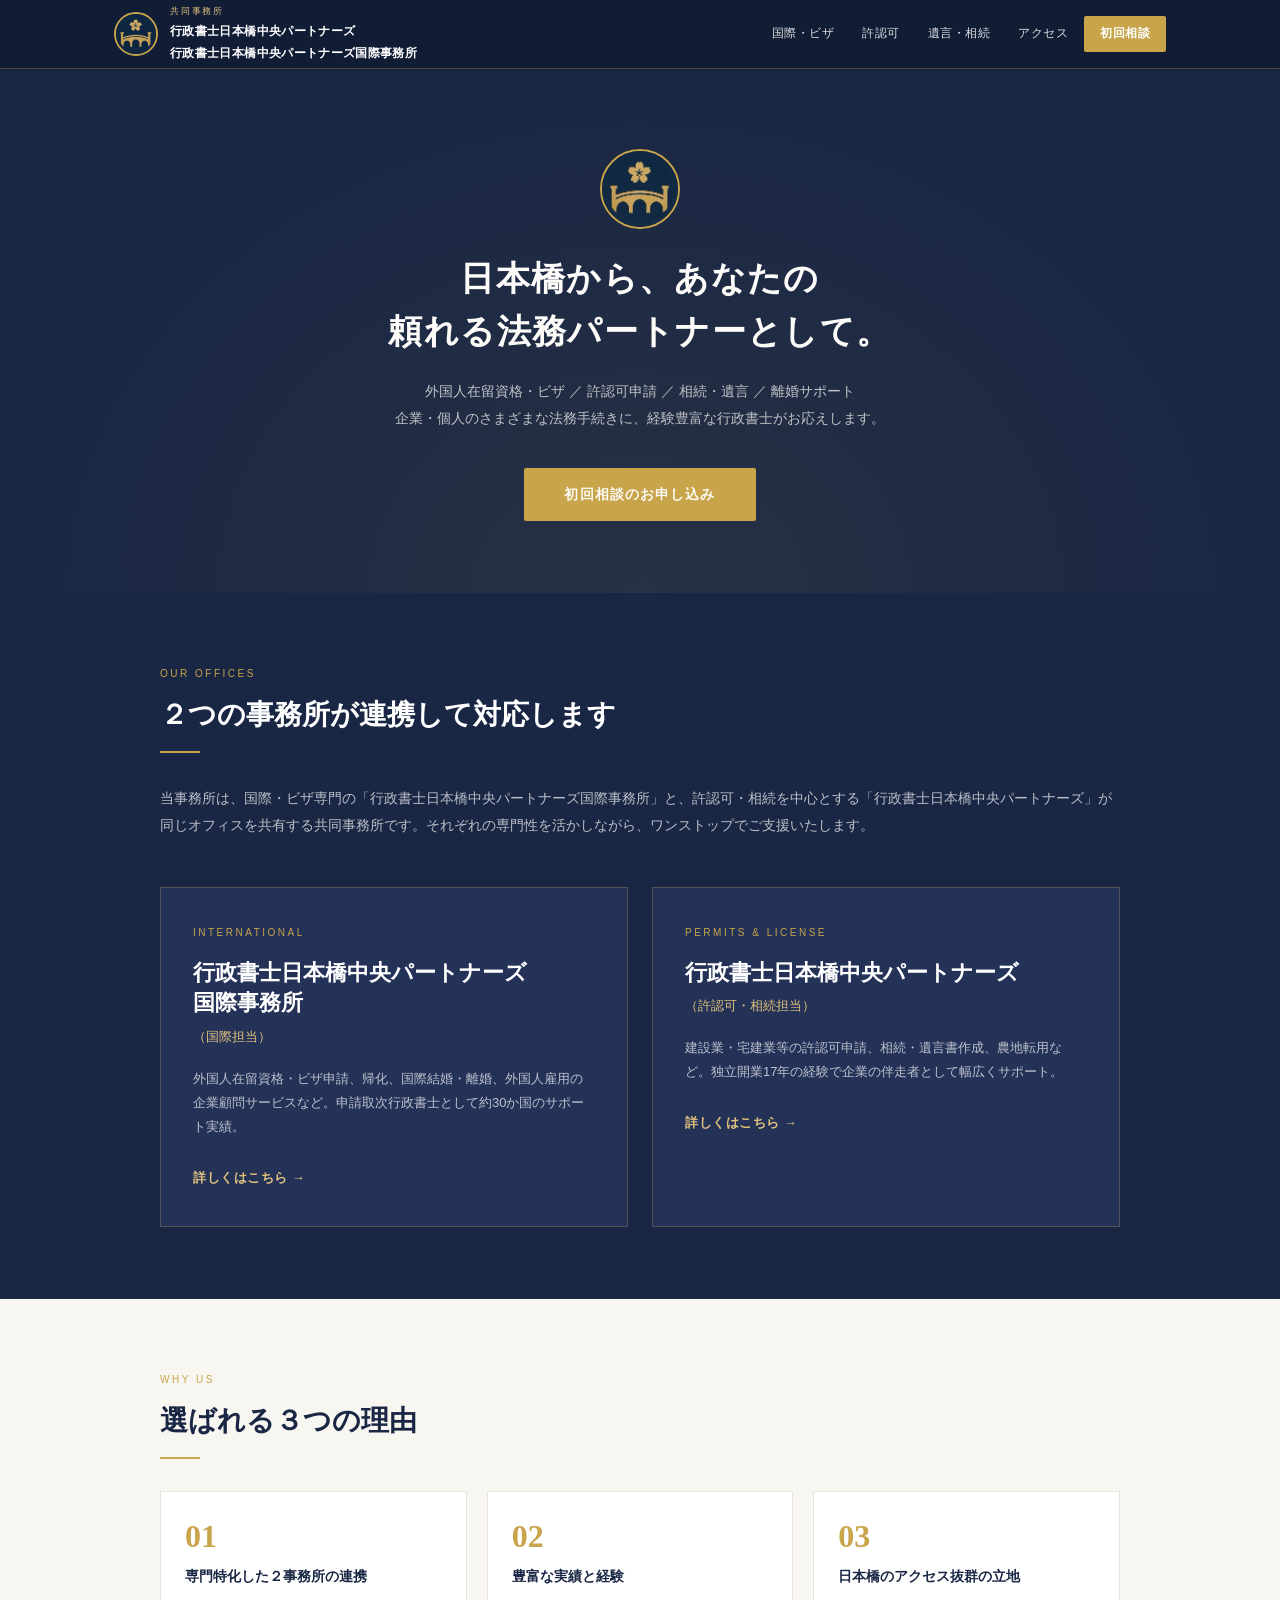
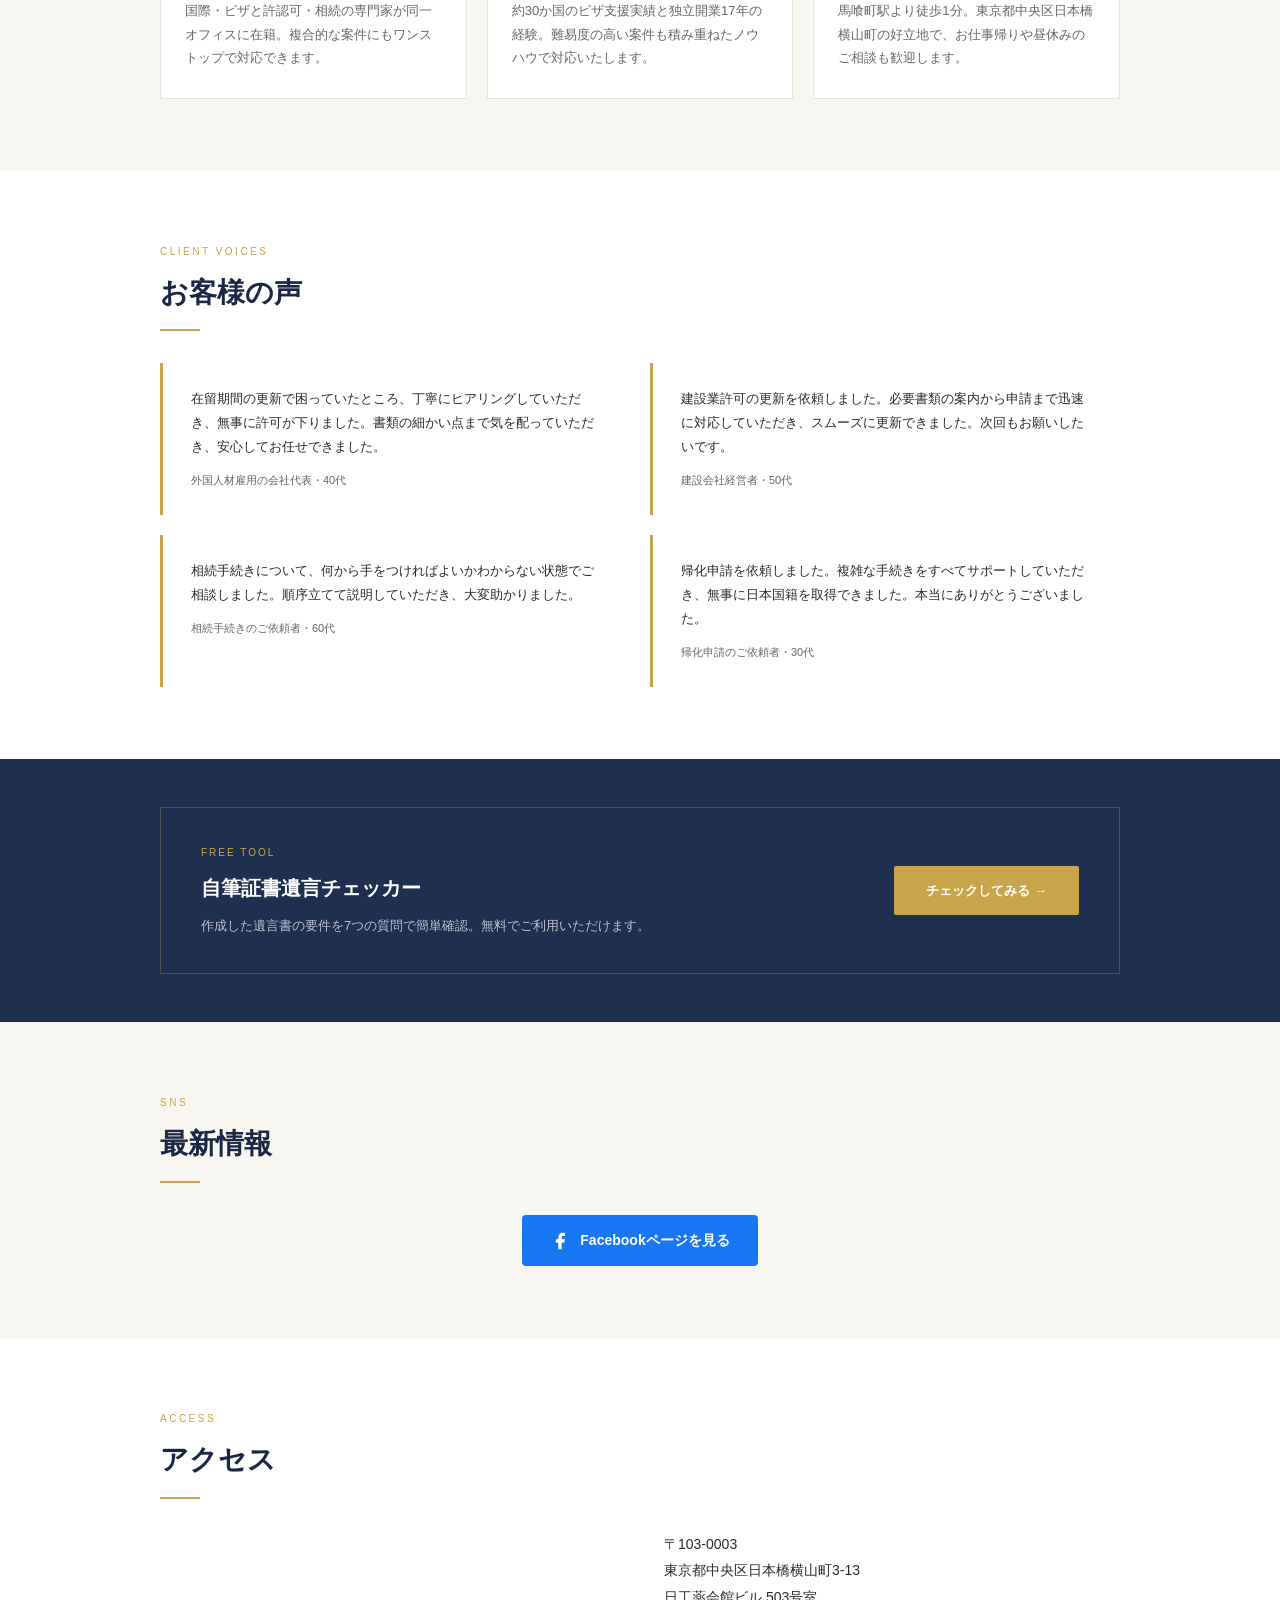
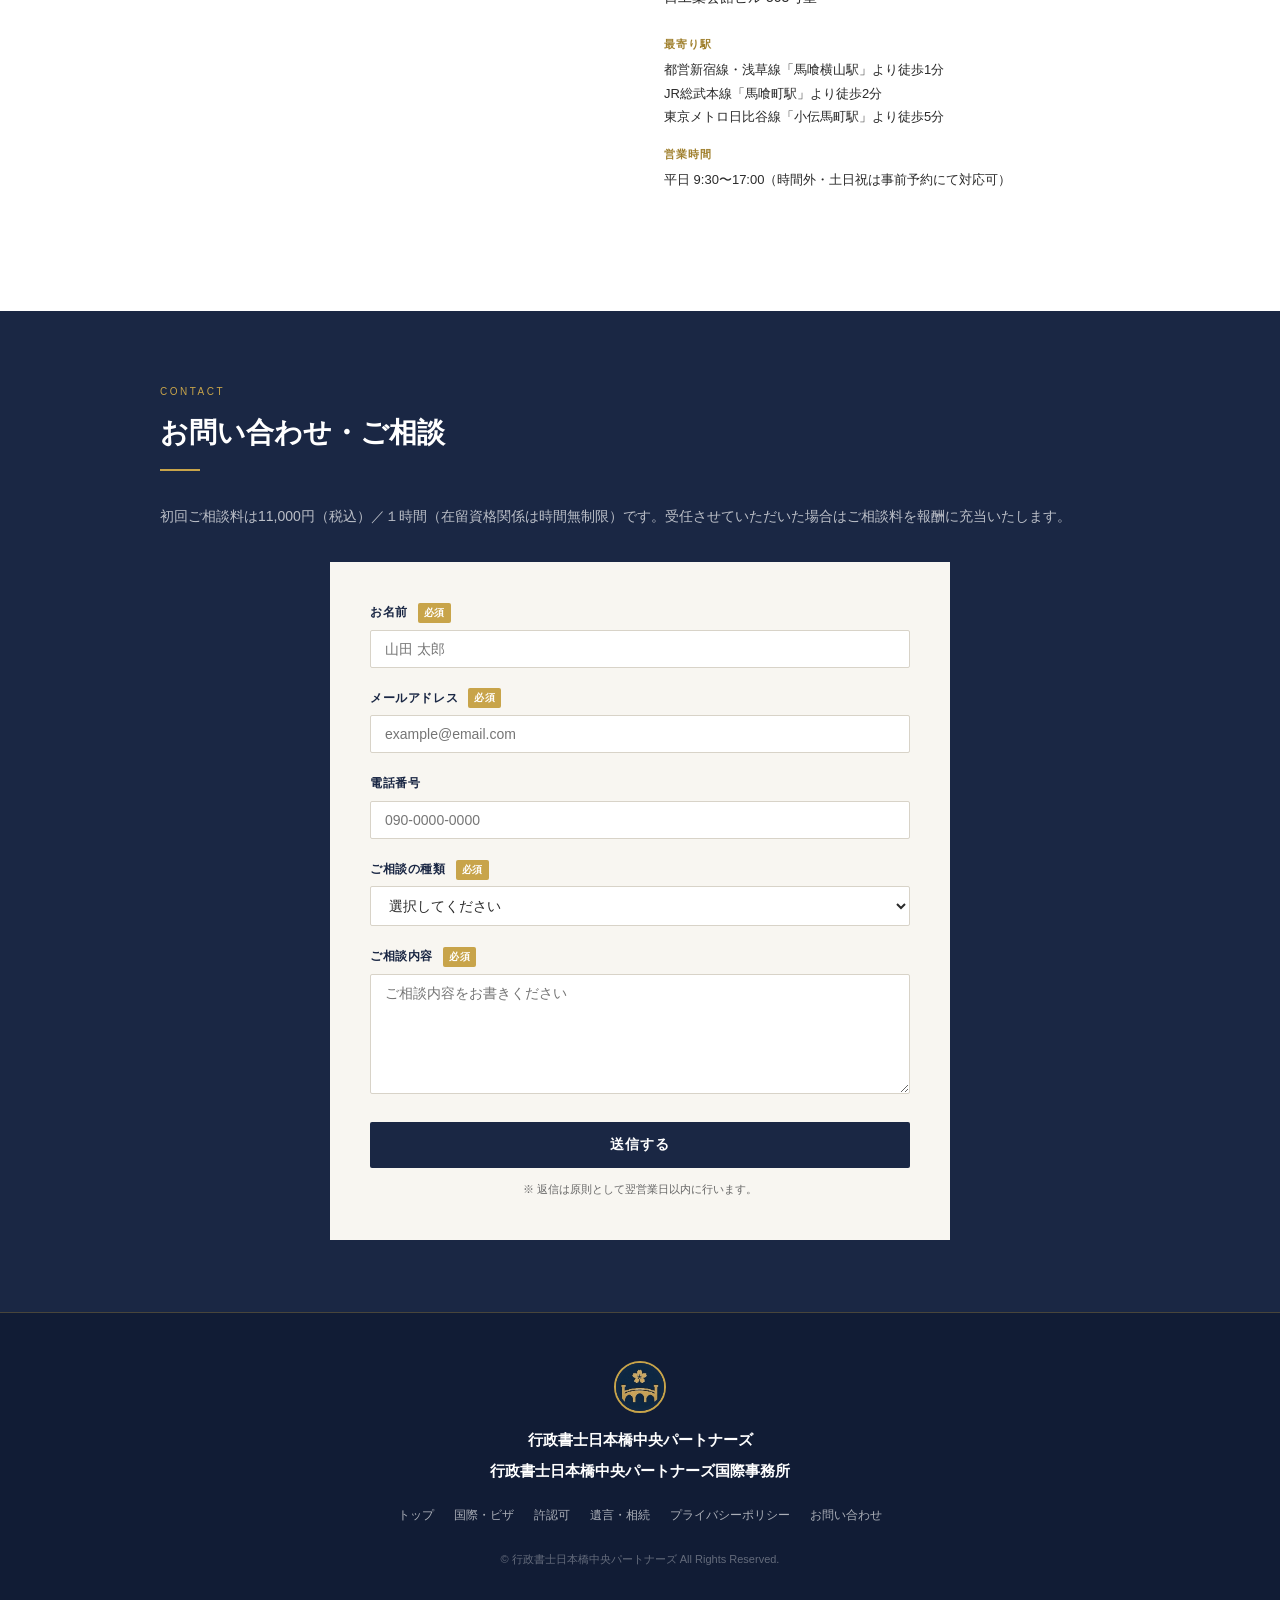
<file: index.html>
<!DOCTYPE html>
<html lang="ja">
<head>
<meta charset="UTF-8">
<meta name="viewport" content="width=device-width, initial-scale=1.0">
<title>行政書士日本橋中央パートナーズ｜日本橋・馬喰町の法務パートナー</title>
<link rel="icon" href="images/logo.jpg" type="image/jpeg"> 
<link rel="canonical" href="https://nihonbashi-partners.jp/">
<meta name="description" content="行政書士日本橋中央パートナーズは、外国人在留資格・ビザ、許認可申請、相続・遺言など、企業・個人のさまざまな法務をサポートする行政書士共同事務所です。東京都中央区日本橋。">
<link rel="stylesheet" href="style.css">
</head>
<body>

<!-- HEADER -->
<header class="site-header">
  <div class="header-inner">
    <a href="index.html" class="header-brand">
      <img src="images/logo.jpg" alt="ロゴ" class="header-logo">
      <div class="header-text">
        <span class="label">共同事務所</span>
        <span class="line1">行政書士日本橋中央パートナーズ</span>
        <span class="line2">行政書士日本橋中央パートナーズ国際事務所</span>
      </div>
    </a>
    <nav class="site-nav">
      <a href="international.html">国際・ビザ</a>
      <a href="permits.html">許認可</a>
      <a href="inheritance.html">遺言・相続</a>
      <a href="#access">アクセス</a>
      <a href="#contact" class="nav-cta">初回相談</a>
    </nav>
    <button class="nav-toggle" id="navToggle" aria-label="メニュー">
      <span></span><span></span><span></span>
    </button>
  </div>
  <nav class="mobile-nav" id="mobileNav">
    <a href="international.html">国際・ビザ</a>
    <a href="permits.html">許認可</a>
    <a href="inheritance.html">遺言・相続</a>
    <a href="#access">アクセス</a>
    <a href="#contact">初回相談</a>
  </nav>
</header>

<!-- HERO -->
<section class="hero">
  <img src="images/logo.jpg" alt="行政書士日本橋中央パートナーズ" class="hero-logo">
  <h1 class="hero-catch">日本橋から、あなたの<br>頼れる法務パートナーとして。</h1>
  <p class="hero-sub">外国人在留資格・ビザ ／ 許認可申請 ／ 相続・遺言 ／ 離婚サポート<br>企業・個人のさまざまな法務手続きに、経験豊富な行政書士がお応えします。</p>
  <a href="#contact" class="btn-primary">初回相談のお申し込み</a>
</section>

<!-- 2 OFFICES -->
<section class="section bg-navy">
  <div class="section-inner">
    <p class="section-label">Our Offices</p>
    <h2 class="section-title">２つの事務所が連携して対応します</h2>
    <div class="gold-rule"></div>
    <p class="section-lead">当事務所は、国際・ビザ専門の「行政書士日本橋中央パートナーズ国際事務所」と、許認可・相続を中心とする「行政書士日本橋中央パートナーズ」が同じオフィスを共有する共同事務所です。それぞれの専門性を活かしながら、ワンストップでご支援いたします。</p>
    <div class="offices-grid">
      <a href="international.html" class="office-card">
        <p class="office-label">INTERNATIONAL</p>
        <p class="office-name">行政書士日本橋中央パートナーズ<br>国際事務所</p>
        <p class="office-charge">（国際担当）</p>
        <p class="office-desc">外国人在留資格・ビザ申請、帰化、国際結婚・離婚、外国人雇用の企業顧問サービスなど。申請取次行政書士として約30か国のサポート実績。</p>
        <span class="office-link">詳しくはこちら →</span>
      </a>
      <a href="permits.html" class="office-card">
        <p class="office-label">PERMITS &amp; LICENSE</p>
        <p class="office-name">行政書士日本橋中央パートナーズ</p>
        <p class="office-charge">（許認可・相続担当）</p>
        <p class="office-desc">建設業・宅建業等の許認可申請、相続・遺言書作成、農地転用など。独立開業17年の経験で企業の伴走者として幅広くサポート。</p>
        <span class="office-link">詳しくはこちら →</span>
      </a>
    </div>
  </div>
</section>

<!-- FEATURES -->
<section class="section bg-cream">
  <div class="section-inner">
    <p class="section-label">Why Us</p>
    <h2 class="section-title">選ばれる３つの理由</h2>
    <div class="gold-rule"></div>
    <div class="features-grid">
      <div class="feature-item">
        <p class="feature-num">01</p>
        <p class="feature-title">専門特化した２事務所の連携</p>
        <p class="feature-desc">国際・ビザと許認可・相続の専門家が同一オフィスに在籍。複合的な案件にもワンストップで対応できます。</p>
      </div>
      <div class="feature-item">
        <p class="feature-num">02</p>
        <p class="feature-title">豊富な実績と経験</p>
        <p class="feature-desc">約30か国のビザ支援実績と独立開業17年の経験。難易度の高い案件も積み重ねたノウハウで対応いたします。</p>
      </div>
      <div class="feature-item">
        <p class="feature-num">03</p>
        <p class="feature-title">日本橋のアクセス抜群の立地</p>
        <p class="feature-desc">馬喰町駅より徒歩1分。東京都中央区日本橋横山町の好立地で、お仕事帰りや昼休みのご相談も歓迎します。</p>
      </div>
    </div>
  </div>
</section>

<!-- VOICES -->
<section class="section">
  <div class="section-inner">
    <p class="section-label">Client Voices</p>
    <h2 class="section-title">お客様の声</h2>
    <div class="gold-rule"></div>
    <div class="voices-grid">
      <div class="voice-item">
        <p class="voice-quote">在留期間の更新で困っていたところ、丁寧にヒアリングしていただき、無事に許可が下りました。書類の細かい点まで気を配っていただき、安心してお任せできました。</p>
        <p class="voice-meta">外国人材雇用の会社代表・40代</p>
      </div>
      <div class="voice-item">
        <p class="voice-quote">建設業許可の更新を依頼しました。必要書類の案内から申請まで迅速に対応していただき、スムーズに更新できました。次回もお願いしたいです。</p>
        <p class="voice-meta">建設会社経営者・50代</p>
      </div>
      <div class="voice-item">
        <p class="voice-quote">相続手続きについて、何から手をつければよいかわからない状態でご相談しました。順序立てて説明していただき、大変助かりました。</p>
        <p class="voice-meta">相続手続きのご依頼者・60代</p>
      </div>
      <div class="voice-item">
        <p class="voice-quote">帰化申請を依頼しました。複雑な手続きをすべてサポートしていただき、無事に日本国籍を取得できました。本当にありがとうございました。</p>
        <p class="voice-meta">帰化申請のご依頼者・30代</p>
      </div>
    </div>
  </div>
</section>

<!-- CHECKER BANNER -->
<section class="section bg-navy-mid" style="padding:48px 24px;">
  <div class="section-inner">
    <div class="checker-banner">
      <div>
        <p class="checker-banner-label">FREE TOOL</p>
        <p class="checker-banner-title">自筆証書遺言チェッカー</p>
        <p class="checker-banner-desc">作成した遺言書の要件を7つの質問で簡単確認。無料でご利用いただけます。</p>
      </div>
      <a href="checker.html" class="btn-checker">チェックしてみる →</a>
    </div>
  </div>
</section>

<!-- FACEBOOK -->
<section class="section bg-cream">
  <div class="section-inner">
    <p class="section-label">SNS</p>
    <h2 class="section-title">最新情報</h2>
    <div class="gold-rule"></div>
    <div class="fb-box">
      <a href="https://www.facebook.com/profile.php?id=61590228814437" target="_blank" rel="noopener" class="fb-btn">
        <svg xmlns="http://www.w3.org/2000/svg" width="20" height="20" viewBox="0 0 24 24" fill="white"><path d="M18 2h-3a5 5 0 0 0-5 5v3H7v4h3v8h4v-8h3l1-4h-4V7a1 1 0 0 1 1-1h3z"/></svg>
        Facebookページを見る
      </a>
    </div>
  </div>
</section>

<!-- ACCESS -->
<section class="section" id="access">
  <div class="section-inner">
    <p class="section-label">Access</p>
    <h2 class="section-title">アクセス</h2>
    <div class="gold-rule"></div>
    <div class="access-grid">
      <div class="access-map">
        <iframe
          src="https://www.google.com/maps/embed?pb=!1m18!1m12!1m3!1d3240.328856505459!2d139.78337!3d35.69339!2m3!1f0!2f0!3f0!3m2!1i1024!2i768!4f13.1!3m3!1m2!1s0x0%3A0x0!2zMzXCsDQxJzM2LjIiTiAxMznCsDQ3JzAwLjEiRQ!5e0!3m2!1sja!2sjp!4v1"
          width="100%" height="300" style="border:0;" allowfullscreen="" loading="lazy">
        </iframe>
      </div>
      <div class="access-info">
        <p class="access-address">〒103-0003<br>東京都中央区日本橋横山町3-13<br>日工薬会館ビル 503号室</p>
        <dl class="access-dl">
          <dt>最寄り駅</dt>
          <dd>都営新宿線・浅草線「馬喰横山駅」より徒歩1分<br>JR総武本線「馬喰町駅」より徒歩2分<br>東京メトロ日比谷線「小伝馬町駅」より徒歩5分</dd>
          <dt>営業時間</dt>
          <dd>平日 9:30〜17:00（時間外・土日祝は事前予約にて対応可）</dd>
        </dl>
      </div>
    </div>
  </div>
</section>

<!-- CONTACT -->
<section class="section bg-navy" id="contact">
  <div class="section-inner">
    <p class="section-label">Contact</p>
    <h2 class="section-title">お問い合わせ・ご相談</h2>
    <div class="gold-rule"></div>
    <p class="section-lead" style="margin-bottom:32px;">初回ご相談料は11,000円（税込）／１時間（在留資格関係は時間無制限）です。受任させていただいた場合はご相談料を報酬に充当いたします。</p>
    <div class="contact-form">
      <form action="https://formspree.io/f/xzdqjjwv" method="POST">
        <div class="form-row">
          <label>お名前 <span class="req">必須</span></label>
          <input type="text" name="name" required placeholder="山田 太郎">
        </div>
        <div class="form-row" id="report-number-row" style="display:none;">
       <label>レポート番号</label>
       <input type="text" name="report_number" id="report_number" readonly>
     </div>
        <div class="form-row">
          <label>メールアドレス <span class="req">必須</span></label>
          <input type="email" name="email" required placeholder="example@email.com">
        </div>
        <div class="form-row">
          <label>電話番号</label>
          <input type="tel" name="tel" placeholder="090-0000-0000">
        </div>
        <div class="form-row">
          <label>ご相談の種類 <span class="req">必須</span></label>
          <select name="category" required>
            <option value="">選択してください</option>
            <option>在留資格・ビザ</option>
            <option>帰化申請</option>
            <option>国際結婚・離婚</option>
            <option>外国人雇用顧問</option>
            <option>建設業・宅建業許可</option>
            <option>その他の許認可</option>
            <option>相続・遺言</option>
            <option>離婚サポート</option>
            <option>その他</option>
          </select>
        </div>
        <div class="form-row">
          <label>ご相談内容 <span class="req">必須</span></label>
          <textarea name="message" required placeholder="ご相談内容をお書きください"></textarea>
        </div>
        <button type="submit" class="form-submit">送信する</button>
        <p class="form-note">※ 返信は原則として翌営業日以内に行います。</p>
      </form>
    </div>
  </div>
</section>

<!-- FOOTER -->
<footer class="site-footer">
  <img src="images/logo.jpg" alt="ロゴ" class="footer-logo">
  <p class="footer-name">行政書士日本橋中央パートナーズ</p>
  <p class="footer-name-sub">行政書士日本橋中央パートナーズ国際事務所</p>
  <nav class="footer-nav">
    <a href="index.html">トップ</a>
    <a href="international.html">国際・ビザ</a>
    <a href="permits.html">許認可</a>
    <a href="inheritance.html">遺言・相続</a>
    <a href="privacy.html">プライバシーポリシー</a>
    <a href="#contact">お問い合わせ</a>
  </nav>
  <p class="footer-copy">&copy; 行政書士日本橋中央パートナーズ All Rights Reserved.</p>
</footer>

<script>
  const toggle = document.getElementById('navToggle');
  const mobileNav = document.getElementById('mobileNav');
  toggle.addEventListener('click', () => { mobileNav.classList.toggle('open'); });
</script>
 <script>
       (function(){
         var params = new URLSearchParams(window.location.search);
         var name = params.get('name');
         var report = params.get('report');

         if (name) {
           var nameInput = document.querySelector('#contact input[name="name"]');
           if (nameInput) nameInput.value = name;
         }
         if (report) {
           var reportInput = document.getElementById('report_number');
           var reportRow = document.getElementById('report-number-row');
           if (reportInput) reportInput.value = report;
           if (reportRow) reportRow.style.display = '';
         }
         if (name || report) {
           var categorySelect = document.querySelector('#contact select[name="category"]');
           if (categorySelect) categorySelect.value = '相続・遺言';
         }
         if ((name || report) && window.location.hash === '#contact') {
           var contactSection = document.getElementById('contact');
           if (contactSection) contactSection.scrollIntoView();
         }
       })();
       </script>
</body>
</html>
</file>
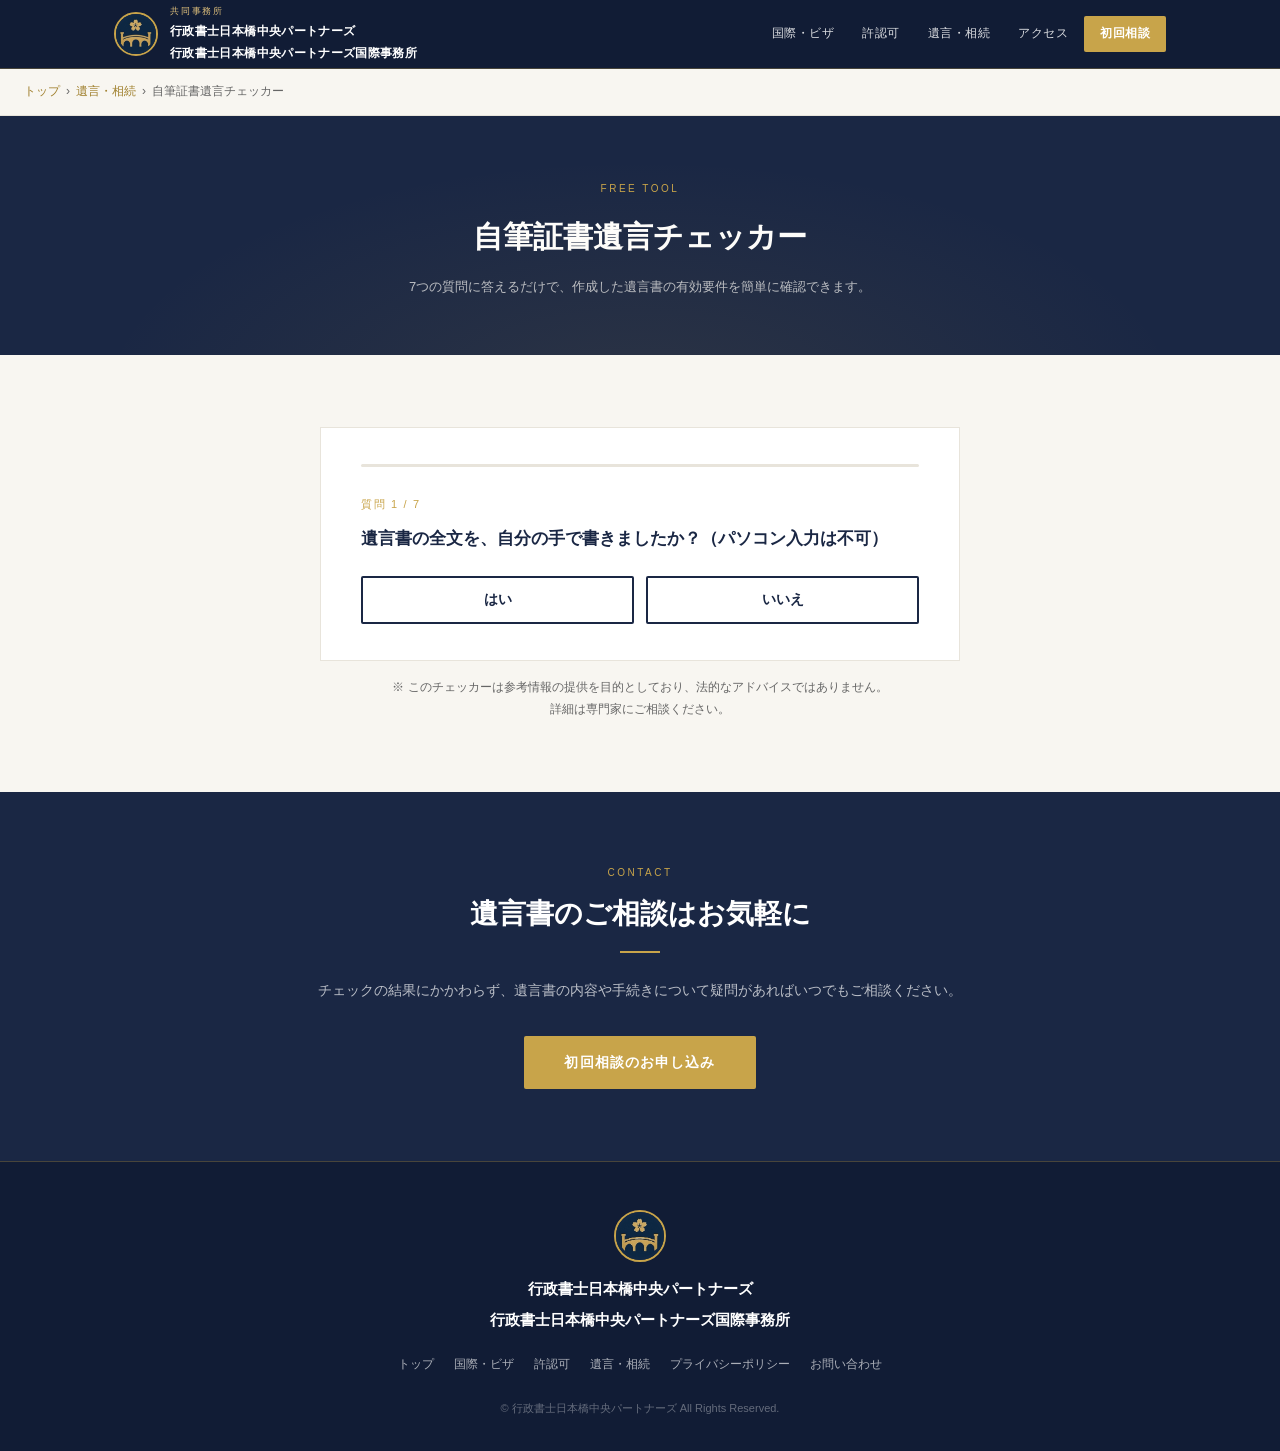
<file: checker.html>
<!DOCTYPE html>
<html lang="ja">
<head>
<meta charset="UTF-8">
<meta name="viewport" content="width=device-width, initial-scale=1.0">
<title>自筆証書遺言チェッカー｜行政書士日本橋中央パートナーズ</title>
<meta name="description" content="作成した自筆証書遺言が有効かどうかを7つの質問で簡単にチェックできる無料ツールです。">
<link rel="icon" href="images/logo.jpg" type="image/jpeg">
<link rel="stylesheet" href="style.css">
</head>
<body>

<!-- HEADER -->
<header class="site-header">
  <div class="header-inner">
    <a href="index.html" class="header-brand">
      <img src="images/logo.jpg" alt="ロゴ" class="header-logo">
      <div class="header-text">
        <span class="label">共同事務所</span>
        <span class="line1">行政書士日本橋中央パートナーズ</span>
        <span class="line2">行政書士日本橋中央パートナーズ国際事務所</span>
      </div>
    </a>
    <nav class="site-nav">
      <a href="international.html">国際・ビザ</a>
      <a href="permits.html">許認可</a>
      <a href="inheritance.html">遺言・相続</a>
      <a href="index.html#access">アクセス</a>
      <a href="index.html#contact" class="nav-cta">初回相談</a>
    </nav>
    <button class="nav-toggle" id="navToggle" aria-label="メニュー">
      <span></span><span></span><span></span>
    </button>
  </div>
  <nav class="mobile-nav" id="mobileNav">
    <a href="international.html">国際・ビザ</a>
    <a href="permits.html">許認可</a>
    <a href="inheritance.html">遺言・相続</a>
    <a href="index.html#access">アクセス</a>
    <a href="index.html#contact">初回相談</a>
  </nav>
</header>

<!-- BREADCRUMB -->
<div class="breadcrumb">
  <a href="index.html">トップ</a><span>›</span><a href="inheritance.html">遺言・相続</a><span>›</span>自筆証書遺言チェッカー
</div>

<!-- PAGE HERO -->
<section class="page-hero">
  <p class="page-hero-label">Free Tool</p>
  <h1 class="page-hero-title">自筆証書遺言チェッカー</h1>
  <p class="page-hero-sub">7つの質問に答えるだけで、作成した遺言書の有効要件を簡単に確認できます。</p>
</section>

<!-- CHECKER -->
<section class="section bg-cream">
  <div class="section-inner">
    <div class="checker-wrap">
      <div class="checker-step" id="checker-main">
        <div class="progress-bar">
          <div class="progress-fill" id="progress" style="width:0%"></div>
        </div>
        <div id="question-area">
          <!-- JS で描画 -->
        </div>
      </div>
      <p style="font-size:12px;color:var(--text-light);margin-top:16px;text-align:center;">※ このチェッカーは参考情報の提供を目的としており、法的なアドバイスではありません。<br>詳細は専門家にご相談ください。</p>
    </div>
  </div>
</section>

<!-- CTA -->
<section class="section bg-navy">
  <div class="section-inner" style="text-align:center;">
    <p class="section-label">Contact</p>
    <h2 class="section-title">遺言書のご相談はお気軽に</h2>
    <div class="gold-rule" style="margin:0 auto 24px;"></div>
    <p class="section-lead" style="margin:0 auto 32px;text-align:center;">チェックの結果にかかわらず、遺言書の内容や手続きについて疑問があればいつでもご相談ください。</p>
    <a href="index.html#contact" class="btn-primary">初回相談のお申し込み</a>
  </div>
</section>

<!-- FOOTER -->
<footer class="site-footer">
  <img src="images/logo.jpg" alt="ロゴ" class="footer-logo">
  <p class="footer-name">行政書士日本橋中央パートナーズ</p>
  <p class="footer-name-sub">行政書士日本橋中央パートナーズ国際事務所</p>
  <nav class="footer-nav">
    <a href="index.html">トップ</a>
    <a href="international.html">国際・ビザ</a>
    <a href="permits.html">許認可</a>
    <a href="inheritance.html">遺言・相続</a>
    <a href="privacy.html">プライバシーポリシー</a>
    <a href="index.html#contact">お問い合わせ</a>
  </nav>
  <p class="footer-copy">&copy; 行政書士日本橋中央パートナーズ All Rights Reserved.</p>
</footer>

<script>
  const toggle = document.getElementById('navToggle');
  const mobileNav = document.getElementById('mobileNav');
  toggle.addEventListener('click', () => { mobileNav.classList.toggle('open'); });

  const questions = [
    {
      q: '遺言書の全文を、自分の手で書きましたか？（パソコン入力は不可）',
      ng: '自筆証書遺言は、全文を自書する必要があります（民法968条1項）。パソコンで作成した場合は無効となります。財産目録のみパソコン作成が可能ですが、各ページへの署名・押印が必要です。'
    },
    {
      q: '遺言書に作成した日付（年・月・日）を記載しましたか？',
      ng: '日付の記載は有効要件です（民法968条1項）。「○月吉日」など具体的な日が特定できない記載は無効となります。年・月・日を明確に記載してください。'
    },
    {
      q: '遺言書に氏名を自書で署名しましたか？',
      ng: '氏名の自署は有効要件です（民法968条1項）。通称・ペンネームでも構いませんが、本人と特定できる必要があります。'
    },
    {
      q: '遺言書に押印しましたか？（認印・拇印でも可）',
      ng: '押印は有効要件です（民法968条1項）。実印でなくても構いませんが、押印がない場合は無効となります。'
    },
    {
      q: '遺言で処分する財産（不動産・預貯金等）が特定できるように記載しましたか？',
      ng: '処分の対象となる財産は特定できるように記載する必要があります。不動産は登記簿の記載に沿って、預貯金は金融機関名・支店名・口座番号等を記載することが望ましいです。'
    },
    {
      q: '遺言書の内容に訂正や加筆がある場合、正しい方法で行いましたか？（訂正箇所の指示・変更内容の記載・署名・押印が必要）',
      ng: '自筆証書遺言の訂正には厳格な方式が必要です（民法968条3項）。訂正方法が不適切な場合、訂正が無効となります。なお、訂正がなければこの質問は「はい」でお進みください。'
    },
    {
      q: '財産目録を添付している場合、目録の各ページに署名・押印はありましたか？（財産目録がない場合は「はい」で進んでください）',
      ng: '財産目録（パソコン作成可）を添付する場合は、その各ページに遺言者の署名・押印が必要です（民法968条2項）。これがないと目録部分が無効となります。'
    }
  ];

  let current = 0;
  const issues = [];

  function renderQuestion() {
    const pct = Math.round((current / questions.length) * 100);
    document.getElementById('progress').style.width = pct + '%';
    const q = questions[current];
    document.getElementById('question-area').innerHTML = `
      <span class="checker-qnum">質問 ${current + 1} / ${questions.length}</span>
      <p class="checker-q">${q.q}</p>
      <div class="checker-btns">
        <button class="checker-btn" onclick="answer(true)">はい</button>
        <button class="checker-btn" onclick="answer(false)">いいえ</button>
      </div>
    `;
  }

  function answer(yes) {
    if (!yes) issues.push(questions[current]);
    current++;
    if (current < questions.length) {
      renderQuestion();
    } else {
      showResult();
    }
  }

  function showResult() {
    document.getElementById('progress').style.width = '100%';
    if (issues.length === 0) {
      document.getElementById('question-area').innerHTML = `
        <div class="checker-result">
          <p class="result-title result-ok">✓ 要件を満たしています</p>
          <p class="result-text">7つの要件すべてについて確認できました。ただし、遺言書の内容・効力については他にも考慮すべき点がある場合があります。重要な遺言書は専門家にご確認いただくことをお勧めします。</p>
          <br>
          <a href="index.html#contact" class="btn-primary" style="margin-top:16px;">専門家に相談する</a>
          <br><br>
          <button onclick="restart()" style="background:none;border:none;color:var(--gold-dark);cursor:pointer;font-size:13px;text-decoration:underline;">もう一度チェックする</button>
        </div>
      `;
    } else {
      const issueHtml = issues.map((iss, i) => `
        <div style="background:var(--cream);border-left:3px solid #b83232;padding:16px 20px;margin-bottom:12px;">
          <p style="font-weight:700;font-size:13px;color:#b83232;margin-bottom:6px;">⚠ 問題点 ${i+1}</p>
          <p style="font-size:13px;color:var(--text);line-height:1.8;">${iss.ng}</p>
        </div>
      `).join('');
      document.getElementById('question-area').innerHTML = `
        <div class="checker-result">
          <p class="result-title result-ng">要確認の項目があります</p>
          <p class="result-text" style="margin-bottom:24px;">${issues.length}件の確認事項があります。以下をご確認ください。</p>
          ${issueHtml}
          <a href="index.html#contact" class="btn-primary" style="margin-top:8px;">専門家に相談する</a>
          <br><br>
          <button onclick="restart()" style="background:none;border:none;color:var(--gold-dark);cursor:pointer;font-size:13px;text-decoration:underline;">もう一度チェックする</button>
        </div>
      `;
    }
  }

  function restart() {
    current = 0;
    issues.length = 0;
    renderQuestion();
  }

  renderQuestion();
</script>
</body>
</html>
</file>
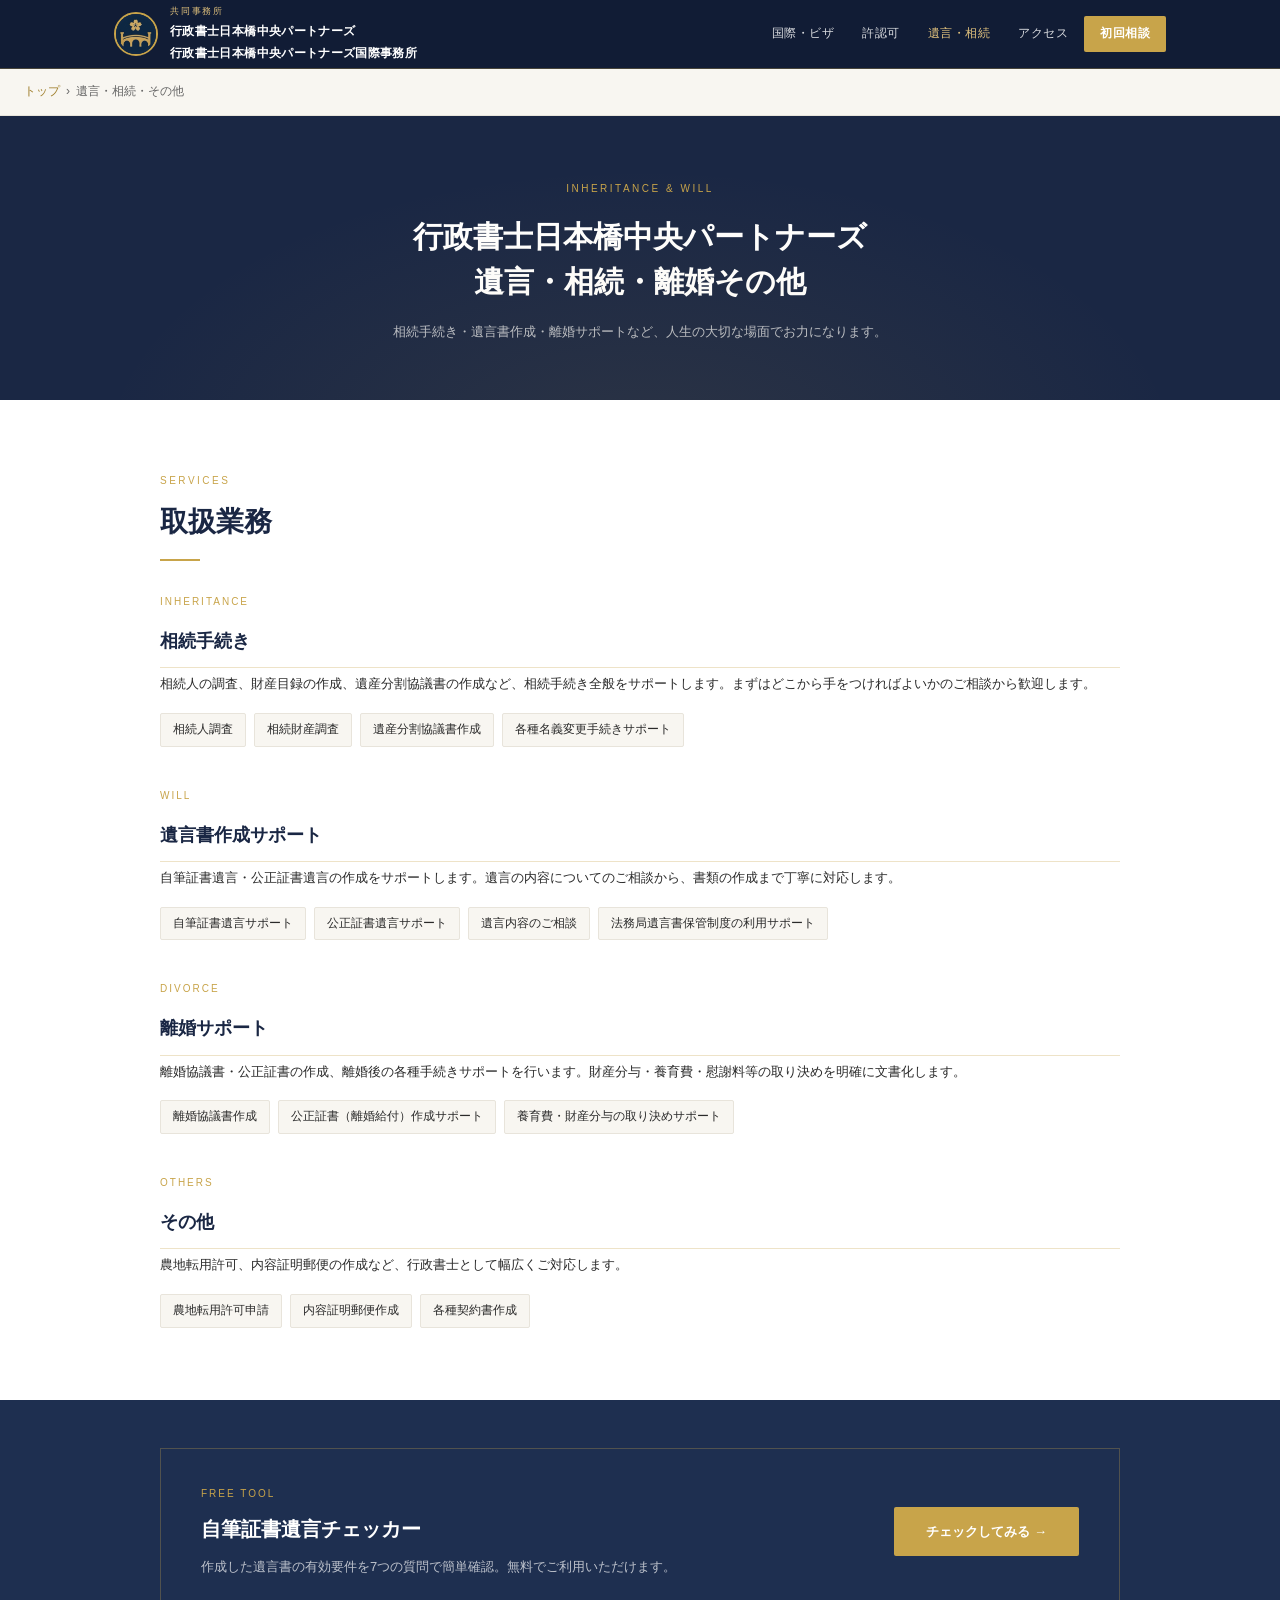
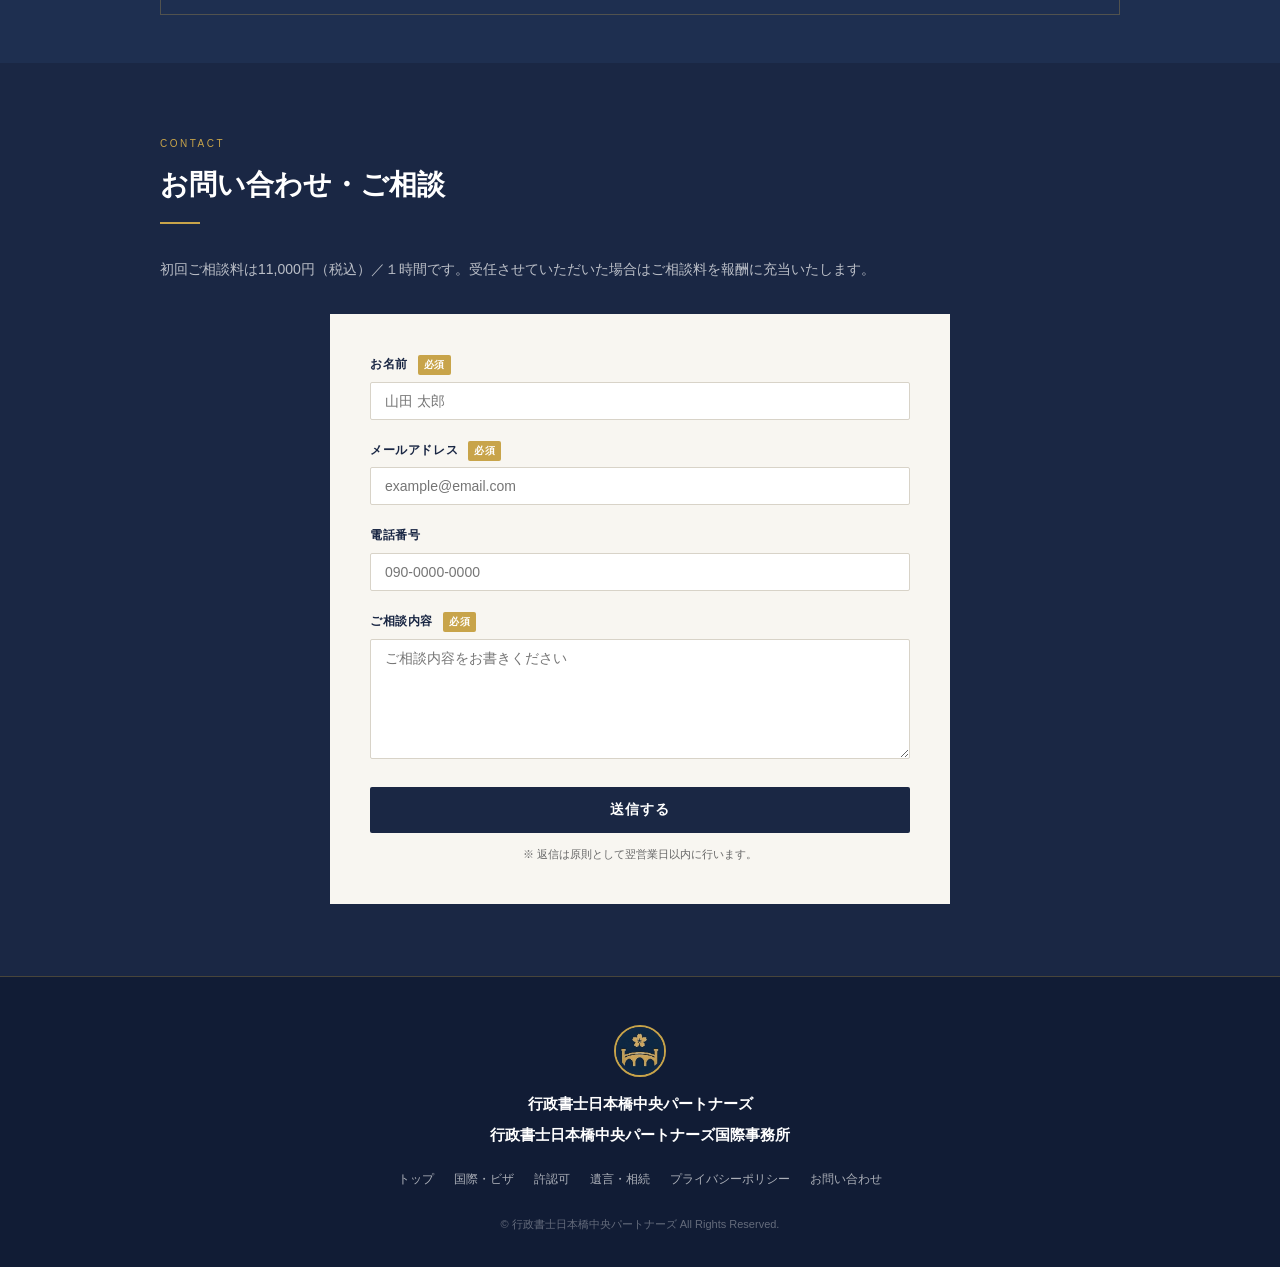
<file: inheritance.html>
<!DOCTYPE html>
<html lang="ja">
<head>
<meta charset="UTF-8">
<meta name="viewport" content="width=device-width, initial-scale=1.0">
<title>遺言・相続・離婚その他｜行政書士日本橋中央パートナーズ</title>
<link rel="icon" href="images/logo.jpg" type="image/jpeg">
<meta name="description" content="相続手続き・遺言書作成・離婚サポート・農地転用など、個人のさまざまな法務手続きをサポートします。行政書士日本橋中央パートナーズ（東京都中央区日本橋）。">
<link rel="stylesheet" href="style.css">
</head>
<body>

<!-- HEADER -->
<header class="site-header">
  <div class="header-inner">
    <a href="index.html" class="header-brand">
      <img src="images/logo.jpg" alt="ロゴ" class="header-logo">
      <div class="header-text">
        <span class="label">共同事務所</span>
        <span class="line1">行政書士日本橋中央パートナーズ</span>
        <span class="line2">行政書士日本橋中央パートナーズ国際事務所</span>
      </div>
    </a>
    <nav class="site-nav">
      <a href="international.html">国際・ビザ</a>
      <a href="permits.html">許認可</a>
      <a href="inheritance.html" style="color:var(--gold-light);">遺言・相続</a>
      <a href="index.html#access">アクセス</a>
      <a href="index.html#contact" class="nav-cta">初回相談</a>
    </nav>
    <button class="nav-toggle" id="navToggle" aria-label="メニュー">
      <span></span><span></span><span></span>
    </button>
  </div>
  <nav class="mobile-nav" id="mobileNav">
    <a href="international.html">国際・ビザ</a>
    <a href="permits.html">許認可</a>
    <a href="inheritance.html">遺言・相続</a>
    <a href="index.html#access">アクセス</a>
    <a href="index.html#contact">初回相談</a>
  </nav>
</header>

<!-- BREADCRUMB -->
<div class="breadcrumb">
  <a href="index.html">トップ</a><span>›</span>遺言・相続・その他
</div>

<!-- PAGE HERO -->
<section class="page-hero">
  <p class="page-hero-label">Inheritance &amp; Will</p>
  <h1 class="page-hero-title">行政書士日本橋中央パートナーズ<br>遺言・相続・離婚その他</h1>
  <p class="page-hero-sub">相続手続き・遺言書作成・離婚サポートなど、人生の大切な場面でお力になります。</p>
</section>

<!-- SERVICES -->
<section class="section">
  <div class="section-inner">
    <p class="section-label">Services</p>
    <h2 class="section-title">取扱業務</h2>
    <div class="gold-rule"></div>
    <div class="service-list">

      <!-- 相続 -->
      <div class="service-block">
        <span class="service-block-en">INHERITANCE</span>
        <h3 class="service-block-title">相続手続き</h3>
        <p class="service-block-body">相続人の調査、財産目録の作成、遺産分割協議書の作成など、相続手続き全般をサポートします。まずはどこから手をつければよいかのご相談から歓迎します。</p>
        <div class="service-items">
          <span class="service-tag">相続人調査</span>
          <span class="service-tag">相続財産調査</span>
          <span class="service-tag">遺産分割協議書作成</span>
          <span class="service-tag">各種名義変更手続きサポート</span>
        </div>
      </div>

      <!-- 遺言 -->
      <div class="service-block">
        <span class="service-block-en">WILL</span>
        <h3 class="service-block-title">遺言書作成サポート</h3>
        <p class="service-block-body">自筆証書遺言・公正証書遺言の作成をサポートします。遺言の内容についてのご相談から、書類の作成まで丁寧に対応します。</p>
        <div class="service-items">
          <span class="service-tag">自筆証書遺言サポート</span>
          <span class="service-tag">公正証書遺言サポート</span>
          <span class="service-tag">遺言内容のご相談</span>
          <span class="service-tag">法務局遺言書保管制度の利用サポート</span>
        </div>
      </div>

      <!-- 離婚 -->
      <div class="service-block">
        <span class="service-block-en">DIVORCE</span>
        <h3 class="service-block-title">離婚サポート</h3>
        <p class="service-block-body">離婚協議書・公正証書の作成、離婚後の各種手続きサポートを行います。財産分与・養育費・慰謝料等の取り決めを明確に文書化します。</p>
        <div class="service-items">
          <span class="service-tag">離婚協議書作成</span>
          <span class="service-tag">公正証書（離婚給付）作成サポート</span>
          <span class="service-tag">養育費・財産分与の取り決めサポート</span>
        </div>
      </div>

      <!-- その他 -->
      <div class="service-block">
        <span class="service-block-en">OTHERS</span>
        <h3 class="service-block-title">その他</h3>
        <p class="service-block-body">農地転用許可、内容証明郵便の作成など、行政書士として幅広くご対応します。</p>
        <div class="service-items">
          <span class="service-tag">農地転用許可申請</span>
          <span class="service-tag">内容証明郵便作成</span>
          <span class="service-tag">各種契約書作成</span>
        </div>
      </div>

    </div>
  </div>
</section>

<!-- CHECKER BANNER -->
<section class="section bg-navy-mid" style="padding:48px 24px;">
  <div class="section-inner">
    <div class="checker-banner">
      <div>
        <p class="checker-banner-label">FREE TOOL</p>
        <p class="checker-banner-title">自筆証書遺言チェッカー</p>
        <p class="checker-banner-desc">作成した遺言書の有効要件を7つの質問で簡単確認。無料でご利用いただけます。</p>
      </div>
      <a href="checker.html" class="btn-checker">チェックしてみる →</a>
    </div>
  </div>
</section>

<!-- CONTACT -->
<section class="section bg-navy" id="contact">
  <div class="section-inner">
    <p class="section-label">Contact</p>
    <h2 class="section-title">お問い合わせ・ご相談</h2>
    <div class="gold-rule"></div>
    <p class="section-lead" style="margin-bottom:32px;">初回ご相談料は11,000円（税込）／１時間です。受任させていただいた場合はご相談料を報酬に充当いたします。</p>
    <div class="contact-form">
      <form action="https://formspree.io/f/xzdqjjwv" method="POST">
        <div class="form-row">
          <label>お名前 <span class="req">必須</span></label>
          <input type="text" name="name" required placeholder="山田 太郎">
        </div>
        <div class="form-row">
          <label>メールアドレス <span class="req">必須</span></label>
          <input type="email" name="email" required placeholder="example@email.com">
        </div>
        <div class="form-row">
          <label>電話番号</label>
          <input type="tel" name="tel" placeholder="090-0000-0000">
        </div>
        <div class="form-row">
          <label>ご相談内容 <span class="req">必須</span></label>
          <textarea name="message" required placeholder="ご相談内容をお書きください"></textarea>
        </div>
        <button type="submit" class="form-submit">送信する</button>
        <p class="form-note">※ 返信は原則として翌営業日以内に行います。</p>
      </form>
    </div>
  </div>
</section>

<!-- FOOTER -->
<footer class="site-footer">
  <img src="images/logo.jpg" alt="ロゴ" class="footer-logo">
  <p class="footer-name">行政書士日本橋中央パートナーズ</p>
  <p class="footer-name-sub">行政書士日本橋中央パートナーズ国際事務所</p>
  <nav class="footer-nav">
    <a href="index.html">トップ</a>
    <a href="international.html">国際・ビザ</a>
    <a href="permits.html">許認可</a>
    <a href="inheritance.html">遺言・相続</a>
    <a href="privacy.html">プライバシーポリシー</a>
    <a href="index.html#contact">お問い合わせ</a>
  </nav>
  <p class="footer-copy">&copy; 行政書士日本橋中央パートナーズ All Rights Reserved.</p>
</footer>

<script>
  const toggle = document.getElementById('navToggle');
  const mobileNav = document.getElementById('mobileNav');
  toggle.addEventListener('click', () => { mobileNav.classList.toggle('open'); });
</script>
</body>
</html>
</file>
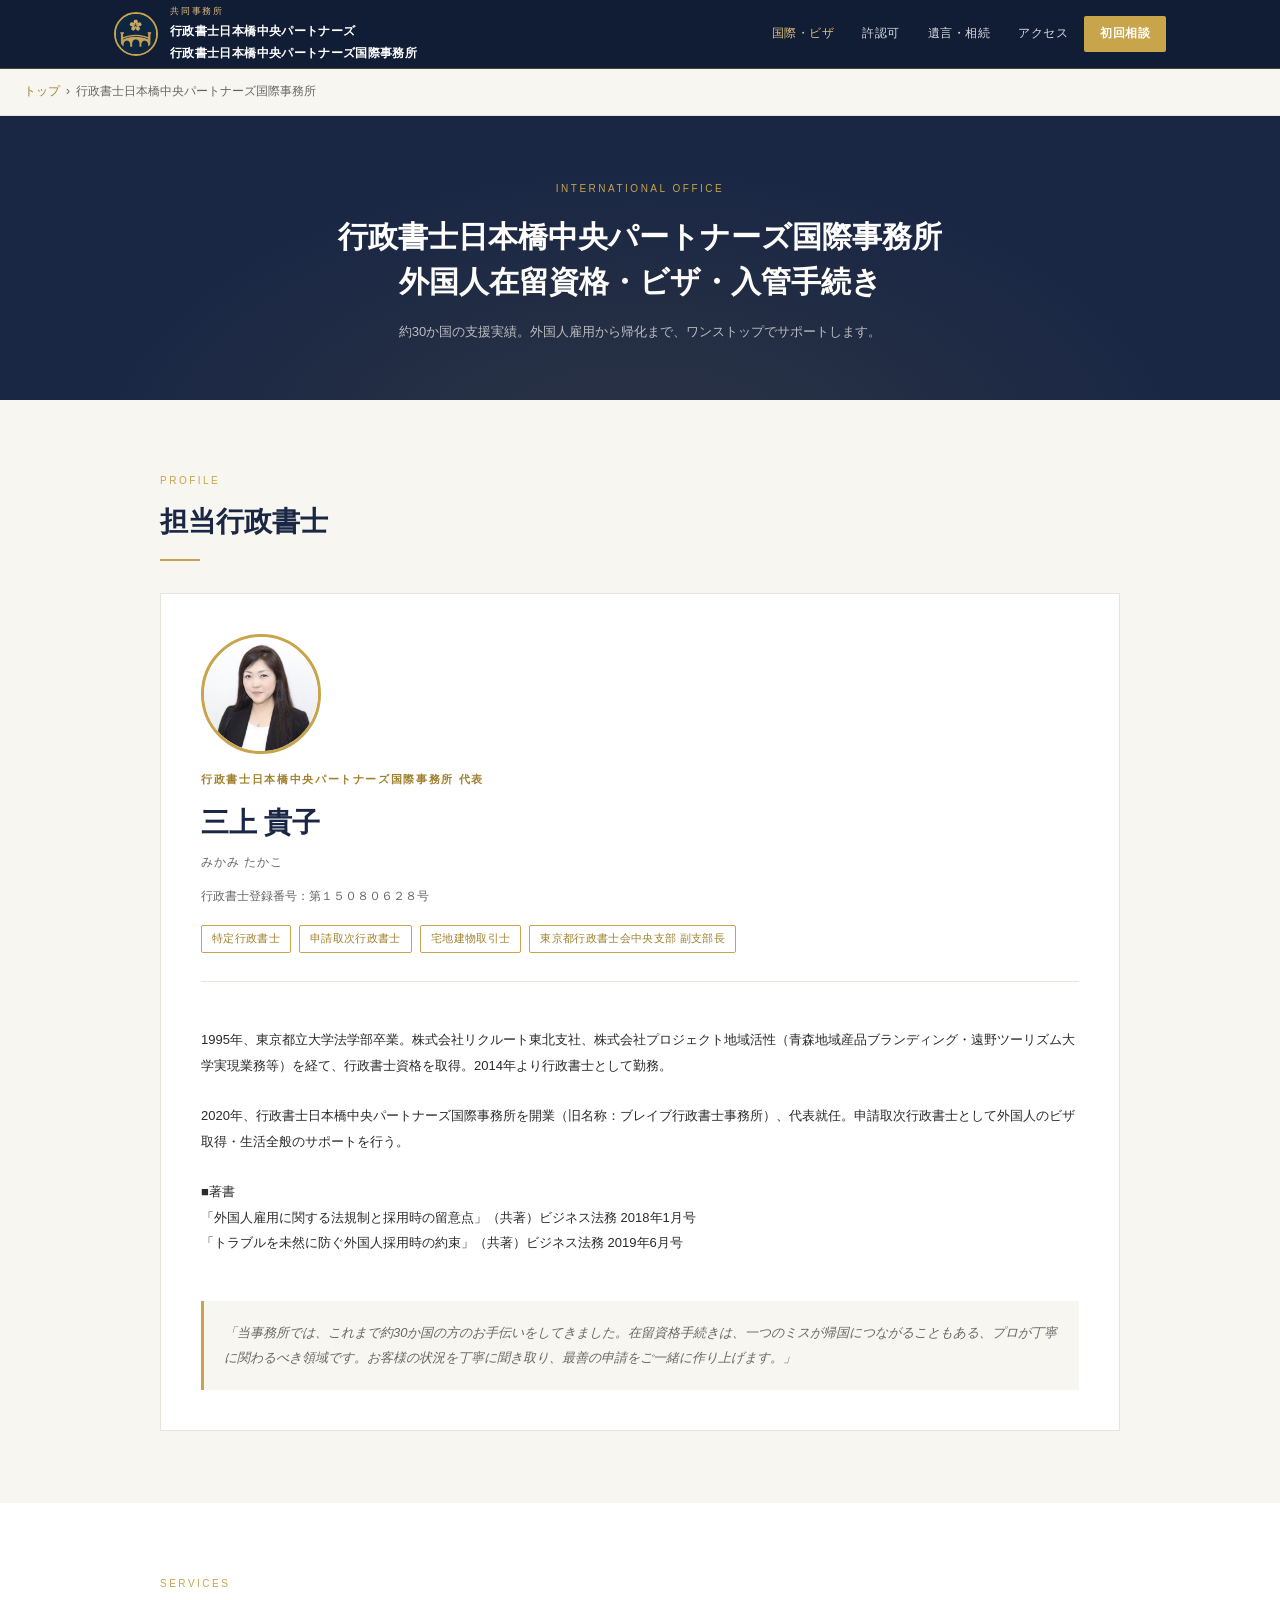
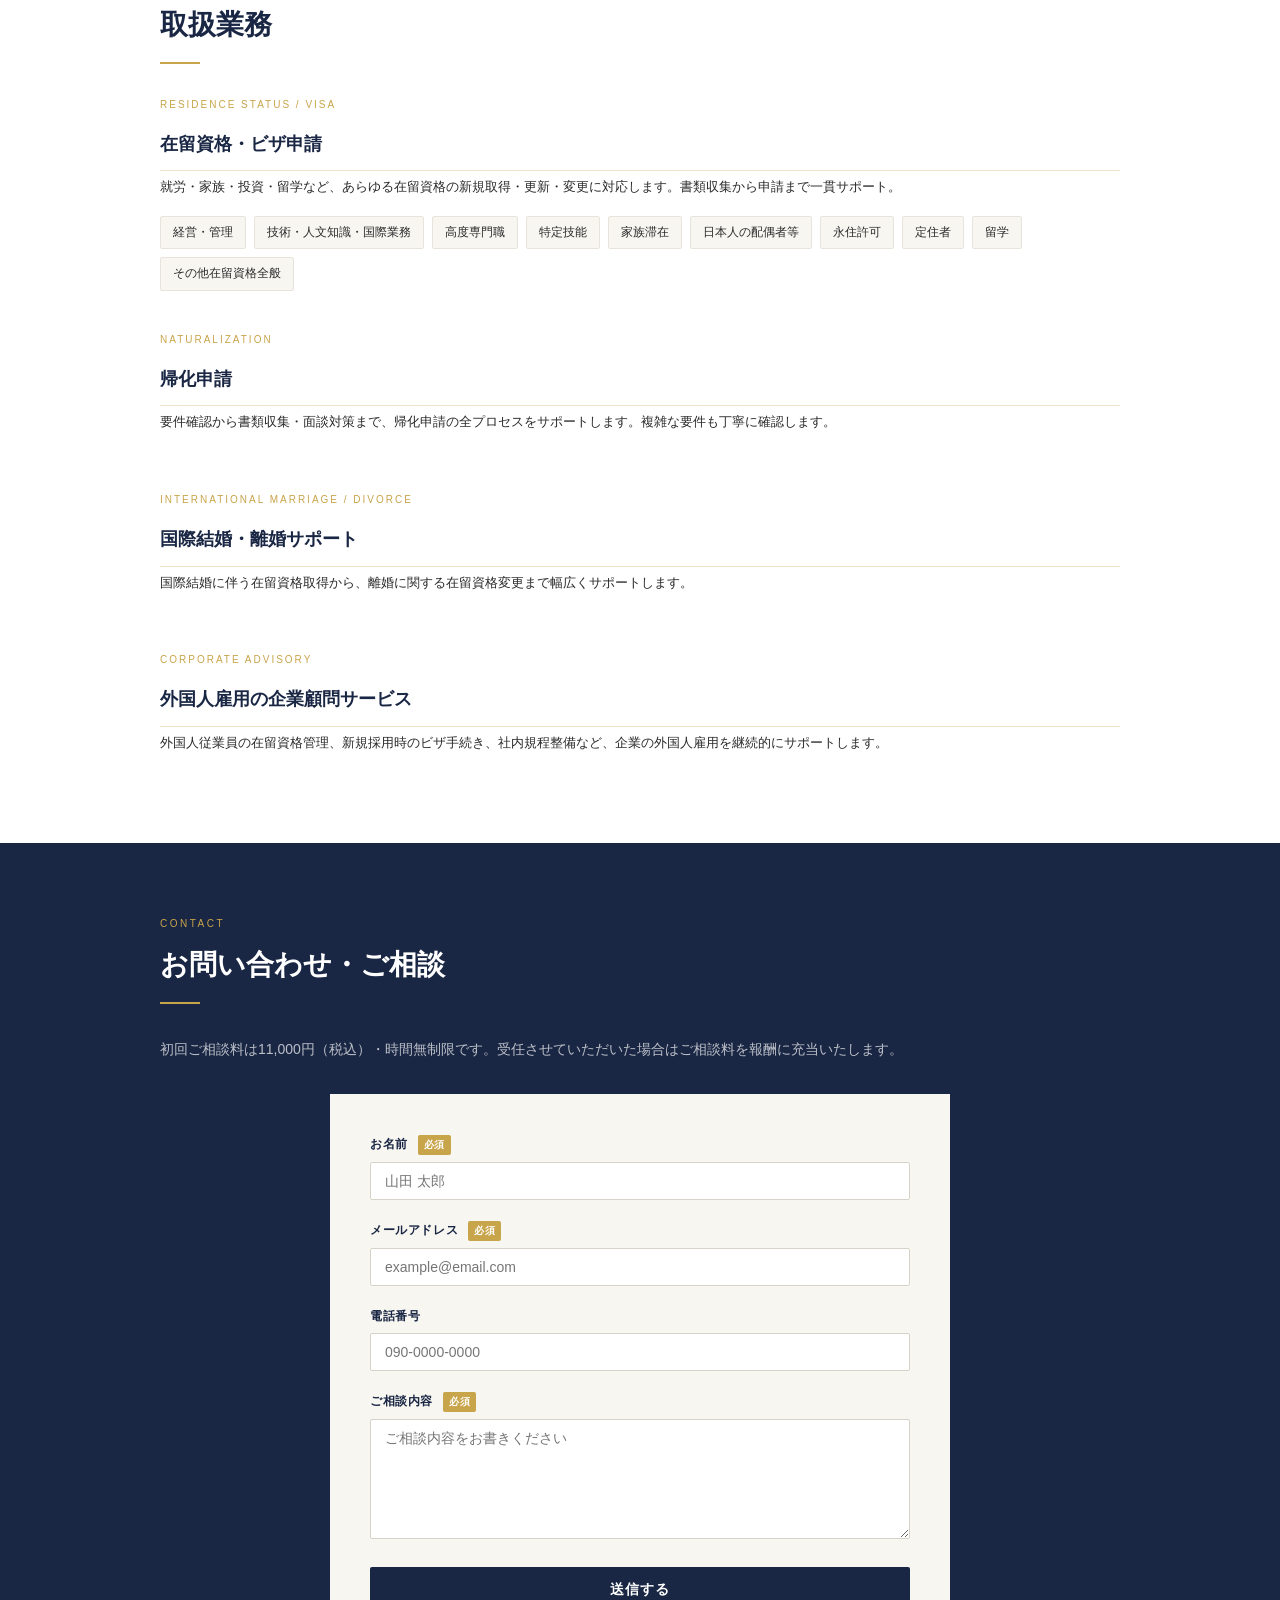
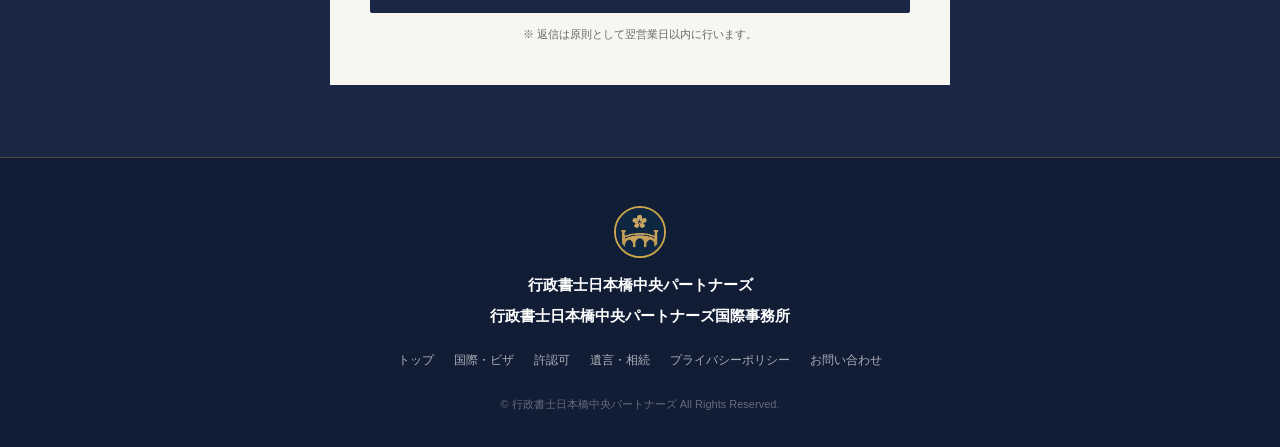
<file: international.html>
<!DOCTYPE html>
<html lang="ja">
<head>
<meta charset="UTF-8">
<meta name="viewport" content="width=device-width, initial-scale=1.0">
<title>国際・ビザ｜行政書士日本橋中央パートナーズ国際事務所</title>
<meta name="description" content="外国人在留資格・ビザ申請、帰化、国際結婚・離婚、外国人雇用企業顧問。申請取次行政書士として約30か国のサポート実績。行政書士日本橋中央パートナーズ国際事務所（東京都中央区日本橋）。">
<link rel="icon" href="images/logo.jpg" type="image/jpeg">
<link rel="stylesheet" href="style.css">
</head>
<body>

<!-- HEADER -->
<header class="site-header">
  <div class="header-inner">
    <a href="index.html" class="header-brand">
      <img src="images/logo.jpg" alt="ロゴ" class="header-logo">
      <div class="header-text">
        <span class="label">共同事務所</span>
        <span class="line1">行政書士日本橋中央パートナーズ</span>
        <span class="line2">行政書士日本橋中央パートナーズ国際事務所</span>
      </div>
    </a>
    <nav class="site-nav">
      <a href="international.html" style="color:var(--gold-light);">国際・ビザ</a>
      <a href="permits.html">許認可</a>
      <a href="inheritance.html">遺言・相続</a>
      <a href="index.html#access">アクセス</a>
      <a href="index.html#contact" class="nav-cta">初回相談</a>
    </nav>
    <button class="nav-toggle" id="navToggle" aria-label="メニュー">
      <span></span><span></span><span></span>
    </button>
  </div>
  <nav class="mobile-nav" id="mobileNav">
    <a href="international.html">国際・ビザ</a>
    <a href="permits.html">許認可</a>
    <a href="inheritance.html">遺言・相続</a>
    <a href="index.html#access">アクセス</a>
    <a href="index.html#contact">初回相談</a>
  </nav>
</header>

<!-- BREADCRUMB -->
<div class="breadcrumb">
  <a href="index.html">トップ</a><span>›</span>行政書士日本橋中央パートナーズ国際事務所
</div>

<!-- PAGE HERO -->
<section class="page-hero">
  <p class="page-hero-label">International Office</p>
  <h1 class="page-hero-title">行政書士日本橋中央パートナーズ国際事務所<br>外国人在留資格・ビザ・入管手続き</h1>
  <p class="page-hero-sub">約30か国の支援実績。外国人雇用から帰化まで、ワンストップでサポートします。</p>
</section>

<!-- PROFILE -->
<section class="section bg-cream">
  <div class="section-inner">
    <p class="section-label">Profile</p>
    <h2 class="section-title">担当行政書士</h2>
    <div class="gold-rule"></div>
    <div class="profile-box">
      <img src="images/mikami.png" alt="三上 貴子" class="profile-photo">
      <p class="profile-role">行政書士日本橋中央パートナーズ国際事務所 代表</p>
      <p class="profile-name">三上 貴子</p>
      <p class="profile-ruby">みかみ たかこ</p>
      <p class="profile-num">行政書士登録番号：第１５０８０６２８号</p>
      <span class="profile-badge">特定行政書士</span>
      <span class="profile-badge">申請取次行政書士</span>
      <span class="profile-badge">宅地建物取引士</span>
      <span class="profile-badge">東京都行政書士会中央支部 副支部長</span>
      <p class="profile-text">
1995年、東京都立大学法学部卒業。株式会社リクルート東北支社、株式会社プロジェクト地域活性（青森地域産品ブランディング・遠野ツーリズム大学実現業務等）を経て、行政書士資格を取得。2014年より行政書士として勤務。

2020年、行政書士日本橋中央パートナーズ国際事務所を開業（旧名称：ブレイブ行政書士事務所）、代表就任。申請取次行政書士として外国人のビザ取得・生活全般のサポートを行う。

■著書
「外国人雇用に関する法規制と採用時の留意点」（共著）ビジネス法務 2018年1月号
「トラブルを未然に防ぐ外国人採用時の約束」（共著）ビジネス法務 2019年6月号
      </p>
      <p class="profile-message">「当事務所では、これまで約30か国の方のお手伝いをしてきました。在留資格手続きは、一つのミスが帰国につながることもある、プロが丁寧に関わるべき領域です。お客様の状況を丁寧に聞き取り、最善の申請をご一緒に作り上げます。」</p>
    </div>
  </div>
</section>

<!-- SERVICES -->
<section class="section">
  <div class="section-inner">
    <p class="section-label">Services</p>
    <h2 class="section-title">取扱業務</h2>
    <div class="gold-rule"></div>
    <div class="service-list">

      <!-- 在留資格・ビザ -->
      <div class="service-block">
        <span class="service-block-en">RESIDENCE STATUS / VISA</span>
        <h3 class="service-block-title">在留資格・ビザ申請</h3>
        <p class="service-block-body">就労・家族・投資・留学など、あらゆる在留資格の新規取得・更新・変更に対応します。書類収集から申請まで一貫サポート。</p>
        <div class="service-items">
          <span class="service-tag">経営・管理</span>
          <span class="service-tag">技術・人文知識・国際業務</span>
          <span class="service-tag">高度専門職</span>
          <span class="service-tag">特定技能</span>
          <span class="service-tag">家族滞在</span>
          <span class="service-tag">日本人の配偶者等</span>
          <span class="service-tag">永住許可</span>
          <span class="service-tag">定住者</span>
          <span class="service-tag">留学</span>
          <span class="service-tag">その他在留資格全般</span>
        </div>
      </div>

      <!-- 帰化 -->
      <div class="service-block">
        <span class="service-block-en">NATURALIZATION</span>
        <h3 class="service-block-title">帰化申請</h3>
        <p class="service-block-body">要件確認から書類収集・面談対策まで、帰化申請の全プロセスをサポートします。複雑な要件も丁寧に確認します。</p>
      </div>

      <!-- 国際結婚・離婚 -->
      <div class="service-block">
        <span class="service-block-en">INTERNATIONAL MARRIAGE / DIVORCE</span>
        <h3 class="service-block-title">国際結婚・離婚サポート</h3>
        <p class="service-block-body">国際結婚に伴う在留資格取得から、離婚に関する在留資格変更まで幅広くサポートします。</p>
      </div>

      <!-- 企業顧問 -->
      <div class="service-block">
        <span class="service-block-en">CORPORATE ADVISORY</span>
        <h3 class="service-block-title">外国人雇用の企業顧問サービス</h3>
        <p class="service-block-body">外国人従業員の在留資格管理、新規採用時のビザ手続き、社内規程整備など、企業の外国人雇用を継続的にサポートします。</p>
      </div>

    </div>
  </div>
</section>

<!-- CONTACT -->
<section class="section bg-navy" id="contact">
  <div class="section-inner">
    <p class="section-label">Contact</p>
    <h2 class="section-title">お問い合わせ・ご相談</h2>
    <div class="gold-rule"></div>
    <p class="section-lead" style="margin-bottom:32px;">初回ご相談料は11,000円（税込）・時間無制限です。受任させていただいた場合はご相談料を報酬に充当いたします。</p>
    <div class="contact-form">
      <form action="https://formspree.io/f/xzdqjjwv" method="POST">
        <div class="form-row">
          <label>お名前 <span class="req">必須</span></label>
          <input type="text" name="name" required placeholder="山田 太郎">
        </div>
        <div class="form-row">
          <label>メールアドレス <span class="req">必須</span></label>
          <input type="email" name="email" required placeholder="example@email.com">
        </div>
        <div class="form-row">
          <label>電話番号</label>
          <input type="tel" name="tel" placeholder="090-0000-0000">
        </div>
        <div class="form-row">
          <label>ご相談内容 <span class="req">必須</span></label>
          <textarea name="message" required placeholder="ご相談内容をお書きください"></textarea>
        </div>
        <button type="submit" class="form-submit">送信する</button>
        <p class="form-note">※ 返信は原則として翌営業日以内に行います。</p>
      </form>
    </div>
  </div>
</section>

<!-- FOOTER -->
<footer class="site-footer">
  <img src="images/logo.jpg" alt="ロゴ" class="footer-logo">
  <p class="footer-name">行政書士日本橋中央パートナーズ</p>
  <p class="footer-name-sub">行政書士日本橋中央パートナーズ国際事務所</p>
  <nav class="footer-nav">
    <a href="index.html">トップ</a>
    <a href="international.html">国際・ビザ</a>
    <a href="permits.html">許認可</a>
    <a href="inheritance.html">遺言・相続</a>
    <a href="privacy.html">プライバシーポリシー</a>
    <a href="index.html#contact">お問い合わせ</a>
  </nav>
  <p class="footer-copy">&copy; 行政書士日本橋中央パートナーズ All Rights Reserved.</p>
</footer>

<script>
  const toggle = document.getElementById('navToggle');
  const mobileNav = document.getElementById('mobileNav');
  toggle.addEventListener('click', () => { mobileNav.classList.toggle('open'); });
</script>
</body>
</html>
</file>
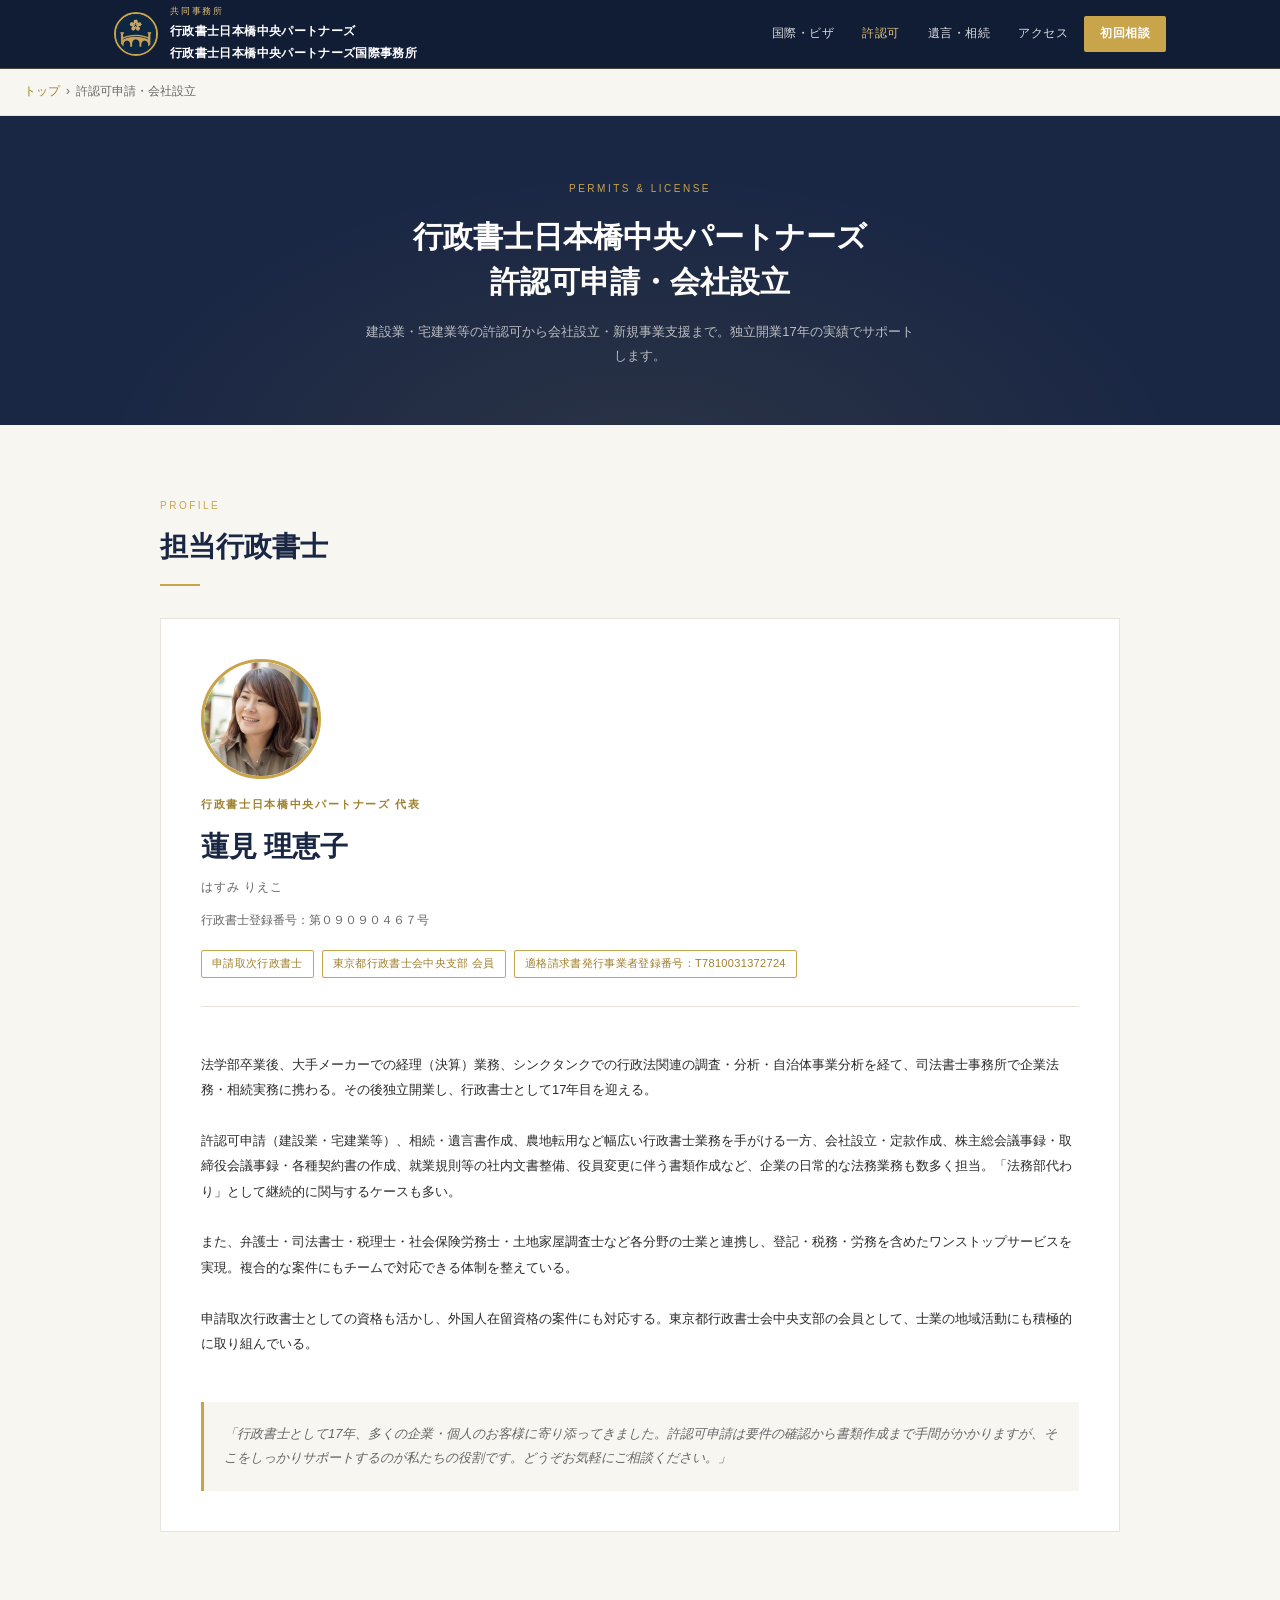
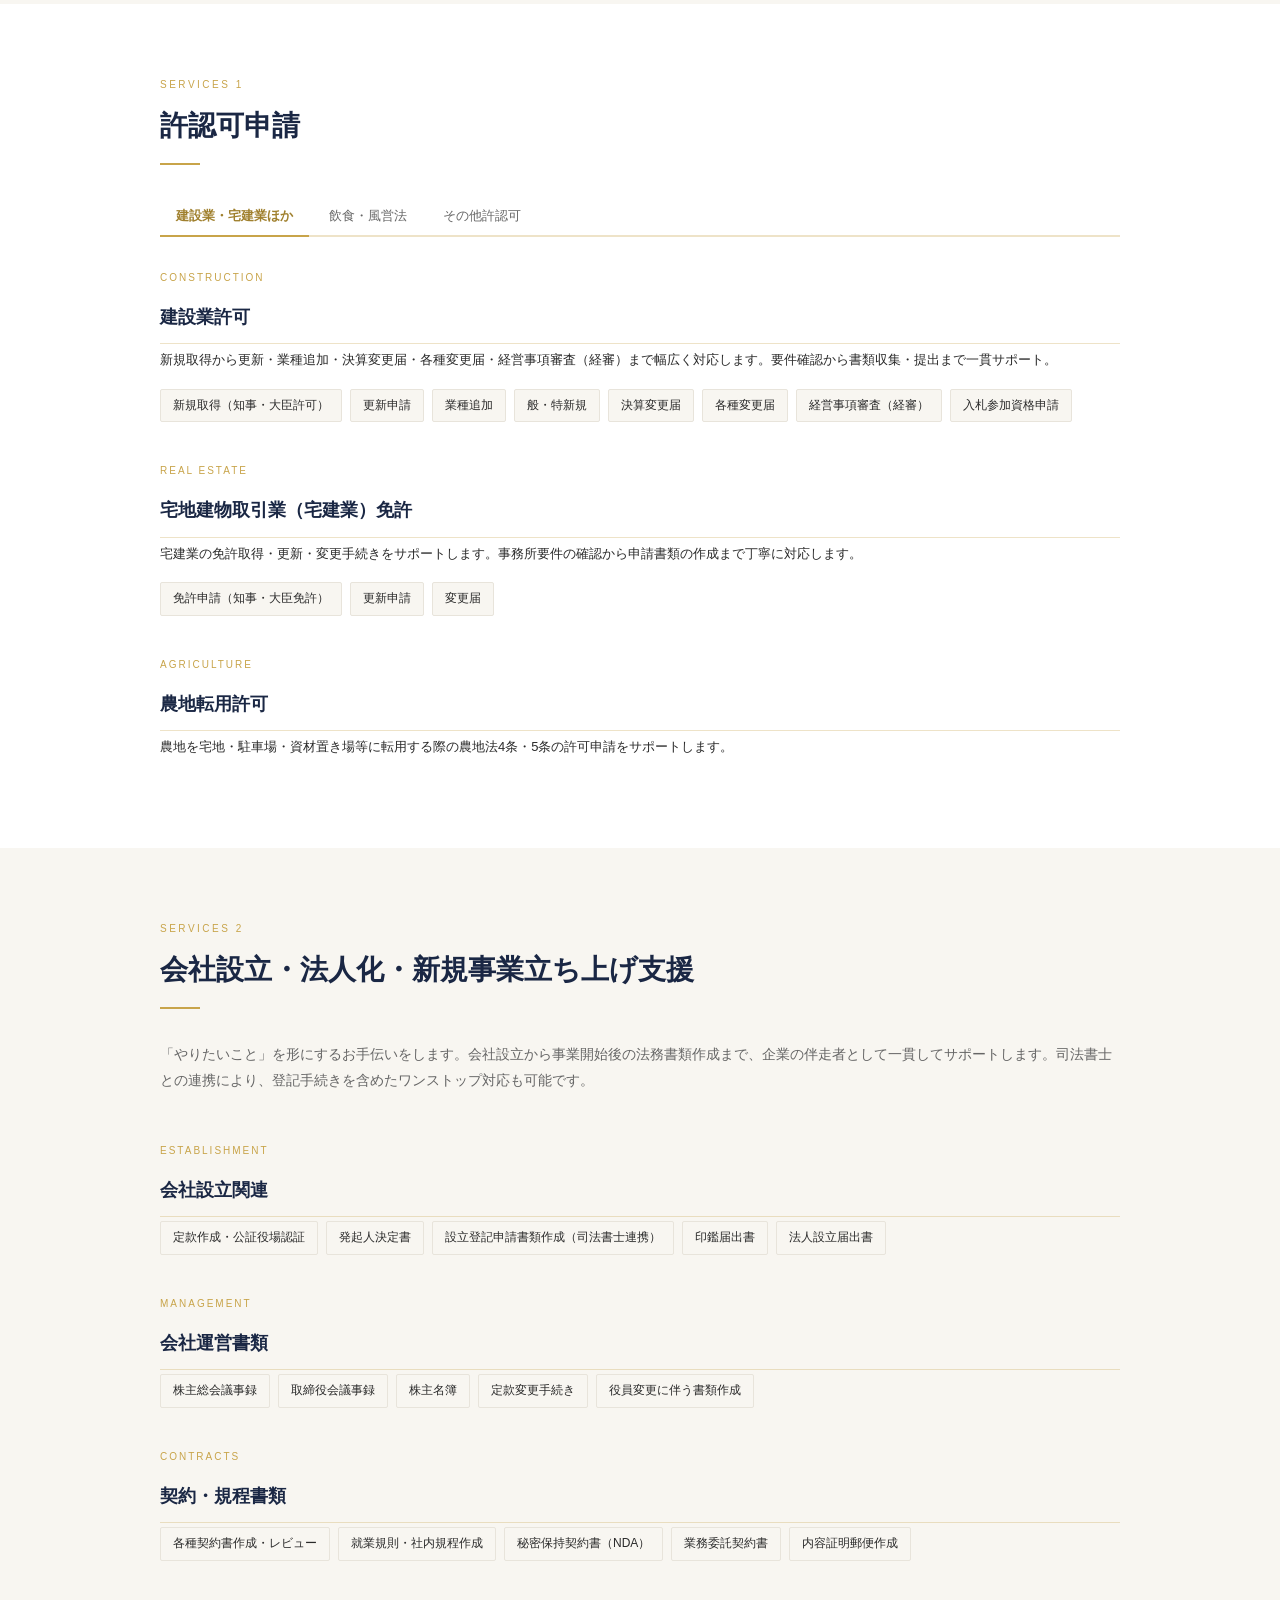
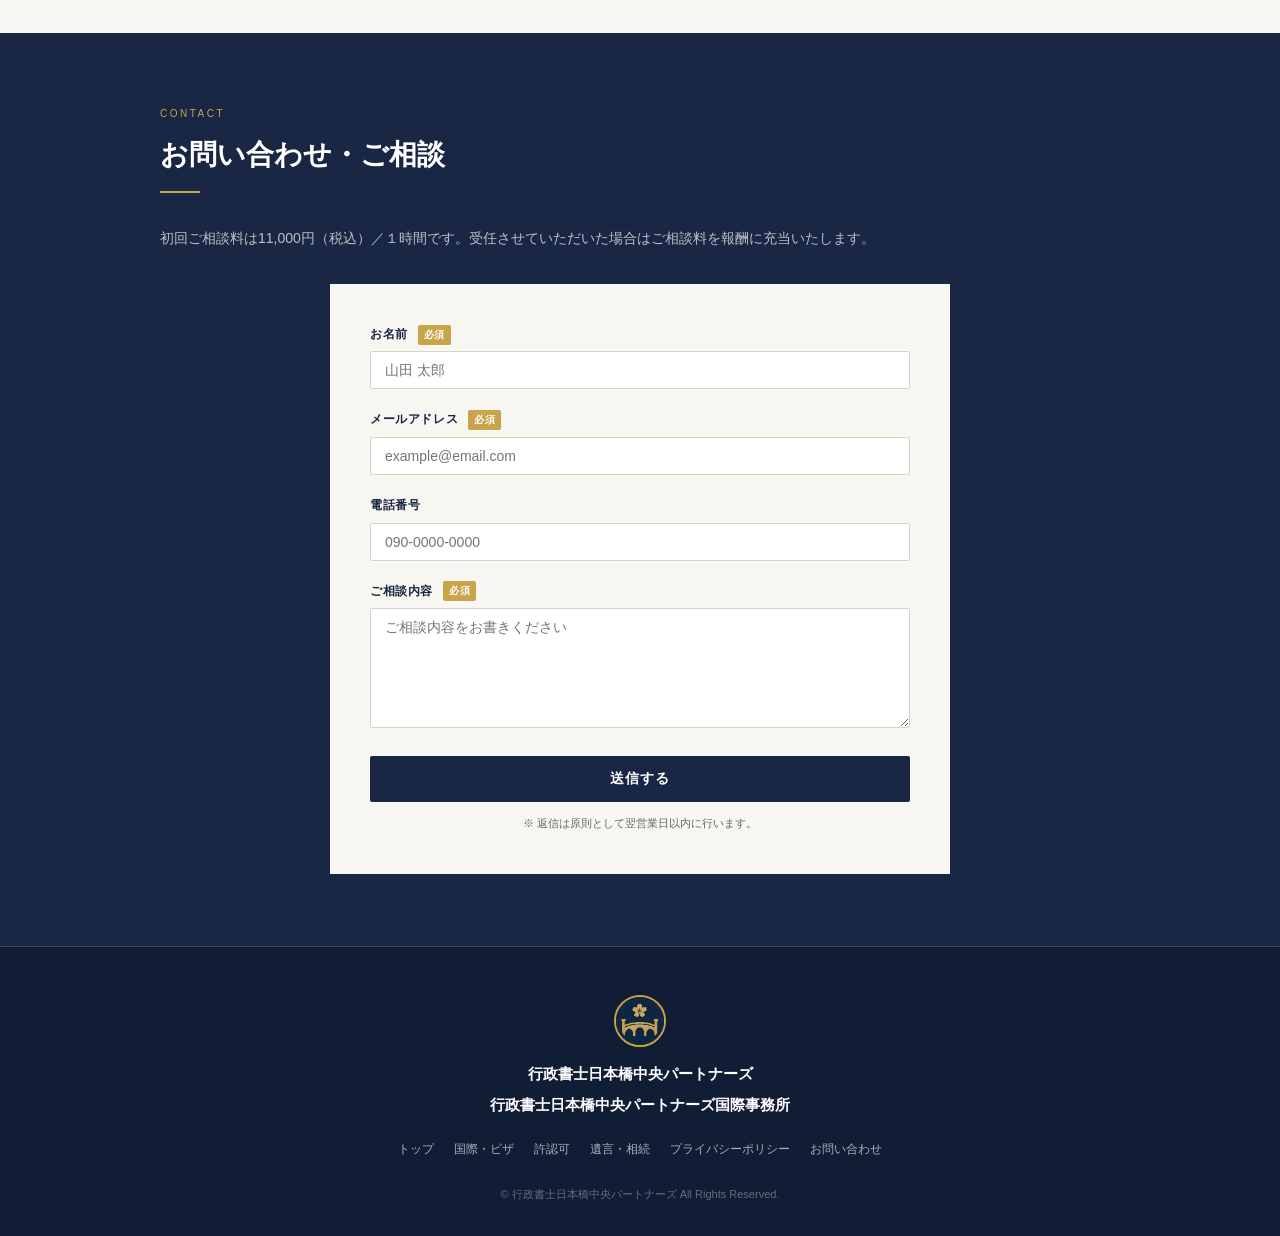
<file: permits.html>
<!DOCTYPE html>
<html lang="ja">
<head>
<meta charset="UTF-8">
<meta name="viewport" content="width=device-width, initial-scale=1.0">
<title>許認可申請｜行政書士日本橋中央パートナーズ</title>
<meta name="description" content="建設業・宅建業等の許認可申請をサポート。独立開業17年の経験で企業の伴走者として幅広くサポートします。行政書士日本橋中央パートナーズ（東京都中央区日本橋）。">
<link rel="icon" href="images/logo.jpg" type="image/jpeg">
<link rel="stylesheet" href="style.css">
</head>
<body>

<!-- HEADER -->
<header class="site-header">
  <div class="header-inner">
    <a href="index.html" class="header-brand">
      <img src="images/logo.jpg" alt="ロゴ" class="header-logo">
      <div class="header-text">
        <span class="label">共同事務所</span>
        <span class="line1">行政書士日本橋中央パートナーズ</span>
        <span class="line2">行政書士日本橋中央パートナーズ国際事務所</span>
      </div>
    </a>
    <nav class="site-nav">
      <a href="international.html">国際・ビザ</a>
      <a href="permits.html" style="color:var(--gold-light);">許認可</a>
      <a href="inheritance.html">遺言・相続</a>
      <a href="index.html#access">アクセス</a>
      <a href="index.html#contact" class="nav-cta">初回相談</a>
    </nav>
    <button class="nav-toggle" id="navToggle" aria-label="メニュー">
      <span></span><span></span><span></span>
    </button>
  </div>
  <nav class="mobile-nav" id="mobileNav">
    <a href="international.html">国際・ビザ</a>
    <a href="permits.html">許認可</a>
    <a href="inheritance.html">遺言・相続</a>
    <a href="index.html#access">アクセス</a>
    <a href="index.html#contact">初回相談</a>
  </nav>
</header>

<!-- BREADCRUMB -->
<div class="breadcrumb">
  <a href="index.html">トップ</a><span>›</span>許認可申請・会社設立
</div>

<!-- PAGE HERO -->
<section class="page-hero">
  <p class="page-hero-label">Permits &amp; License</p>
  <h1 class="page-hero-title">行政書士日本橋中央パートナーズ<br>許認可申請・会社設立</h1>
  <p class="page-hero-sub">建設業・宅建業等の許認可から会社設立・新規事業支援まで。独立開業17年の実績でサポートします。</p>
</section>

<!-- PROFILE -->
<section class="section bg-cream">
  <div class="section-inner">
    <p class="section-label">Profile</p>
    <h2 class="section-title">担当行政書士</h2>
    <div class="gold-rule"></div>
    <div class="profile-box">
      <img src="images/hasumi.png" alt="蓮見 理恵子" class="profile-photo">
      <p class="profile-role">行政書士日本橋中央パートナーズ 代表</p>
      <p class="profile-name">蓮見 理恵子</p>
      <p class="profile-ruby">はすみ りえこ</p>
      <p class="profile-num">行政書士登録番号：第０９０９０４６７号</p>
      <span class="profile-badge">申請取次行政書士</span>
      <span class="profile-badge">東京都行政書士会中央支部 会員</span>
      <span class="profile-badge">適格請求書発行事業者登録番号：T7810031372724</span>
      <p class="profile-text">
法学部卒業後、大手メーカーでの経理（決算）業務、シンクタンクでの行政法関連の調査・分析・自治体事業分析を経て、司法書士事務所で企業法務・相続実務に携わる。その後独立開業し、行政書士として17年目を迎える。

許認可申請（建設業・宅建業等）、相続・遺言書作成、農地転用など幅広い行政書士業務を手がける一方、会社設立・定款作成、株主総会議事録・取締役会議事録・各種契約書の作成、就業規則等の社内文書整備、役員変更に伴う書類作成など、企業の日常的な法務業務も数多く担当。「法務部代わり」として継続的に関与するケースも多い。

また、弁護士・司法書士・税理士・社会保険労務士・土地家屋調査士など各分野の士業と連携し、登記・税務・労務を含めたワンストップサービスを実現。複合的な案件にもチームで対応できる体制を整えている。

申請取次行政書士としての資格も活かし、外国人在留資格の案件にも対応する。東京都行政書士会中央支部の会員として、士業の地域活動にも積極的に取り組んでいる。
      </p>
      <p class="profile-message">「行政書士として17年、多くの企業・個人のお客様に寄り添ってきました。許認可申請は要件の確認から書類作成まで手間がかかりますが、そこをしっかりサポートするのが私たちの役割です。どうぞお気軽にご相談ください。」</p>
    </div>
  </div>
</section>

<!-- SERVICES: 許認可 -->
<section class="section">
  <div class="section-inner">
    <p class="section-label">Services 1</p>
    <h2 class="section-title">許認可申請</h2>
    <div class="gold-rule"></div>

    <!-- TABS -->
    <div class="tab-nav">
      <button class="tab-btn active" data-tab="kensetsu">建設業・宅建業ほか</button>
      <button class="tab-btn" data-tab="food">飲食・風営法</button>
      <button class="tab-btn" data-tab="other">その他許認可</button>
    </div>

    <!-- TAB: 建設業・宅建業ほか -->
    <div class="tab-panel active" id="tab-kensetsu">
      <div class="service-list">
        <div class="service-block">
          <span class="service-block-en">CONSTRUCTION</span>
          <h3 class="service-block-title">建設業許可</h3>
          <p class="service-block-body">新規取得から更新・業種追加・決算変更届・各種変更届・経営事項審査（経審）まで幅広く対応します。要件確認から書類収集・提出まで一貫サポート。</p>
          <div class="service-items">
            <span class="service-tag">新規取得（知事・大臣許可）</span>
            <span class="service-tag">更新申請</span>
            <span class="service-tag">業種追加</span>
            <span class="service-tag">般・特新規</span>
            <span class="service-tag">決算変更届</span>
            <span class="service-tag">各種変更届</span>
            <span class="service-tag">経営事項審査（経審）</span>
            <span class="service-tag">入札参加資格申請</span>
          </div>
        </div>
        <div class="service-block">
          <span class="service-block-en">REAL ESTATE</span>
          <h3 class="service-block-title">宅地建物取引業（宅建業）免許</h3>
          <p class="service-block-body">宅建業の免許取得・更新・変更手続きをサポートします。事務所要件の確認から申請書類の作成まで丁寧に対応します。</p>
          <div class="service-items">
            <span class="service-tag">免許申請（知事・大臣免許）</span>
            <span class="service-tag">更新申請</span>
            <span class="service-tag">変更届</span>
          </div>
        </div>
        <div class="service-block">
          <span class="service-block-en">AGRICULTURE</span>
          <h3 class="service-block-title">農地転用許可</h3>
          <p class="service-block-body">農地を宅地・駐車場・資材置き場等に転用する際の農地法4条・5条の許可申請をサポートします。</p>
        </div>
      </div>
    </div>

    <!-- TAB: 飲食・風営法 -->
    <div class="tab-panel" id="tab-food">
      <div class="service-list">
        <div class="service-block">
          <span class="service-block-en">RESTAURANT</span>
          <h3 class="service-block-title">飲食店営業許可</h3>
          <p class="service-block-body">飲食店・菓子製造業等の食品衛生法に基づく営業許可申請をサポートします。保健所との事前相談から申請まで対応。</p>
          <div class="service-items">
            <span class="service-tag">飲食店営業許可</span>
            <span class="service-tag">菓子製造業許可</span>
          </div>
        </div>
        <div class="service-block">
          <span class="service-block-en">ENTERTAINMENT / LIQUOR</span>
          <h3 class="service-block-title">風俗営業・酒類販売</h3>
          <p class="service-block-body">風俗営業許可申請、深夜酒類提供飲食店営業開始届出、酒類販売業免許申請をサポートします。</p>
          <div class="service-items">
            <span class="service-tag">風俗営業許可</span>
            <span class="service-tag">深夜酒類提供飲食店営業届</span>
            <span class="service-tag">酒類販売業免許</span>
          </div>
        </div>
      </div>
    </div>

    <!-- TAB: その他許認可 -->
    <div class="tab-panel" id="tab-other">
      <div class="service-list">
        <div class="service-block">
          <span class="service-block-en">TRANSPORT</span>
          <h3 class="service-block-title">運輸・車両関係</h3>
          <div class="service-items">
            <span class="service-tag">一般貨物自動車運送事業許可</span>
            <span class="service-tag">軽貨物運送業届出</span>
            <span class="service-tag">自動車運転代行業認定</span>
            <span class="service-tag">車庫証明申請</span>
          </div>
        </div>
        <div class="service-block">
          <span class="service-block-en">RADIO / TECH</span>
          <h3 class="service-block-title">電波・IT・新技術</h3>
          <div class="service-items">
            <span class="service-tag">無線局免許申請（ドローン）</span>
            <span class="service-tag">無線局免許申請（ローカル5G）</span>
            <span class="service-tag">電気工事業登録</span>
          </div>
        </div>
        <div class="service-block">
          <span class="service-block-en">OTHERS</span>
          <h3 class="service-block-title">その他各種許認可</h3>
          <div class="service-items">
            <span class="service-tag">古物商許可</span>
            <span class="service-tag">旅館業許可</span>
            <span class="service-tag">民泊（住宅宿泊事業）届出</span>
            <span class="service-tag">興行場営業許可</span>
            <span class="service-tag">産業廃棄物収集運搬業許可</span>
            <span class="service-tag">介護事業指定</span>
            <span class="service-tag">障害福祉サービス事業指定</span>
            <span class="service-tag">道路占用許可</span>
            <span class="service-tag">開発許可申請</span>
          </div>
        </div>
      </div>
    </div>

  </div>
</section>

<!-- SERVICES: 会社設立 -->
<section class="section bg-cream">
  <div class="section-inner">
    <p class="section-label">Services 2</p>
    <h2 class="section-title">会社設立・法人化・新規事業立ち上げ支援</h2>
    <div class="gold-rule"></div>
    <p class="section-lead">「やりたいこと」を形にするお手伝いをします。会社設立から事業開始後の法務書類作成まで、企業の伴走者として一貫してサポートします。司法書士との連携により、登記手続きを含めたワンストップ対応も可能です。</p>
    <div class="service-list">
      <div class="service-block">
        <span class="service-block-en">ESTABLISHMENT</span>
        <h3 class="service-block-title">会社設立関連</h3>
        <div class="service-items">
          <span class="service-tag">定款作成・公証役場認証</span>
          <span class="service-tag">発起人決定書</span>
          <span class="service-tag">設立登記申請書類作成（司法書士連携）</span>
          <span class="service-tag">印鑑届出書</span>
          <span class="service-tag">法人設立届出書</span>
        </div>
      </div>
      <div class="service-block">
        <span class="service-block-en">MANAGEMENT</span>
        <h3 class="service-block-title">会社運営書類</h3>
        <div class="service-items">
          <span class="service-tag">株主総会議事録</span>
          <span class="service-tag">取締役会議事録</span>
          <span class="service-tag">株主名簿</span>
          <span class="service-tag">定款変更手続き</span>
          <span class="service-tag">役員変更に伴う書類作成</span>
        </div>
      </div>
      <div class="service-block">
        <span class="service-block-en">CONTRACTS</span>
        <h3 class="service-block-title">契約・規程書類</h3>
        <div class="service-items">
          <span class="service-tag">各種契約書作成・レビュー</span>
          <span class="service-tag">就業規則・社内規程作成</span>
          <span class="service-tag">秘密保持契約書（NDA）</span>
          <span class="service-tag">業務委託契約書</span>
          <span class="service-tag">内容証明郵便作成</span>
        </div>
      </div>
    </div>
  </div>
</section>

<!-- CONTACT -->
<section class="section bg-navy" id="contact">
  <div class="section-inner">
    <p class="section-label">Contact</p>
    <h2 class="section-title">お問い合わせ・ご相談</h2>
    <div class="gold-rule"></div>
    <p class="section-lead" style="margin-bottom:32px;">初回ご相談料は11,000円（税込）／１時間です。受任させていただいた場合はご相談料を報酬に充当いたします。</p>
    <div class="contact-form">
      <form action="https://formspree.io/f/xzdqjjwv" method="POST">
        <div class="form-row">
          <label>お名前 <span class="req">必須</span></label>
          <input type="text" name="name" required placeholder="山田 太郎">
        </div>
        <div class="form-row">
          <label>メールアドレス <span class="req">必須</span></label>
          <input type="email" name="email" required placeholder="example@email.com">
        </div>
        <div class="form-row">
          <label>電話番号</label>
          <input type="tel" name="tel" placeholder="090-0000-0000">
        </div>
        <div class="form-row">
          <label>ご相談内容 <span class="req">必須</span></label>
          <textarea name="message" required placeholder="ご相談内容をお書きください"></textarea>
        </div>
        <button type="submit" class="form-submit">送信する</button>
        <p class="form-note">※ 返信は原則として翌営業日以内に行います。</p>
      </form>
    </div>
  </div>
</section>

<!-- FOOTER -->
<footer class="site-footer">
  <img src="images/logo.jpg" alt="ロゴ" class="footer-logo">
  <p class="footer-name">行政書士日本橋中央パートナーズ</p>
  <p class="footer-name-sub">行政書士日本橋中央パートナーズ国際事務所</p>
  <nav class="footer-nav">
    <a href="index.html">トップ</a>
    <a href="international.html">国際・ビザ</a>
    <a href="permits.html">許認可</a>
    <a href="inheritance.html">遺言・相続</a>
    <a href="privacy.html">プライバシーポリシー</a>
    <a href="index.html#contact">お問い合わせ</a>
  </nav>
  <p class="footer-copy">&copy; 行政書士日本橋中央パートナーズ All Rights Reserved.</p>
</footer>

<script>
  const toggle = document.getElementById('navToggle');
  const mobileNav = document.getElementById('mobileNav');
  toggle.addEventListener('click', () => { mobileNav.classList.toggle('open'); });

  document.querySelectorAll('.tab-btn').forEach(btn => {
    btn.addEventListener('click', () => {
      document.querySelectorAll('.tab-btn').forEach(b => b.classList.remove('active'));
      document.querySelectorAll('.tab-panel').forEach(p => p.classList.remove('active'));
      btn.classList.add('active');
      document.getElementById('tab-' + btn.dataset.tab).classList.add('active');
    });
  });
</script>
</body>
</html>
</file>
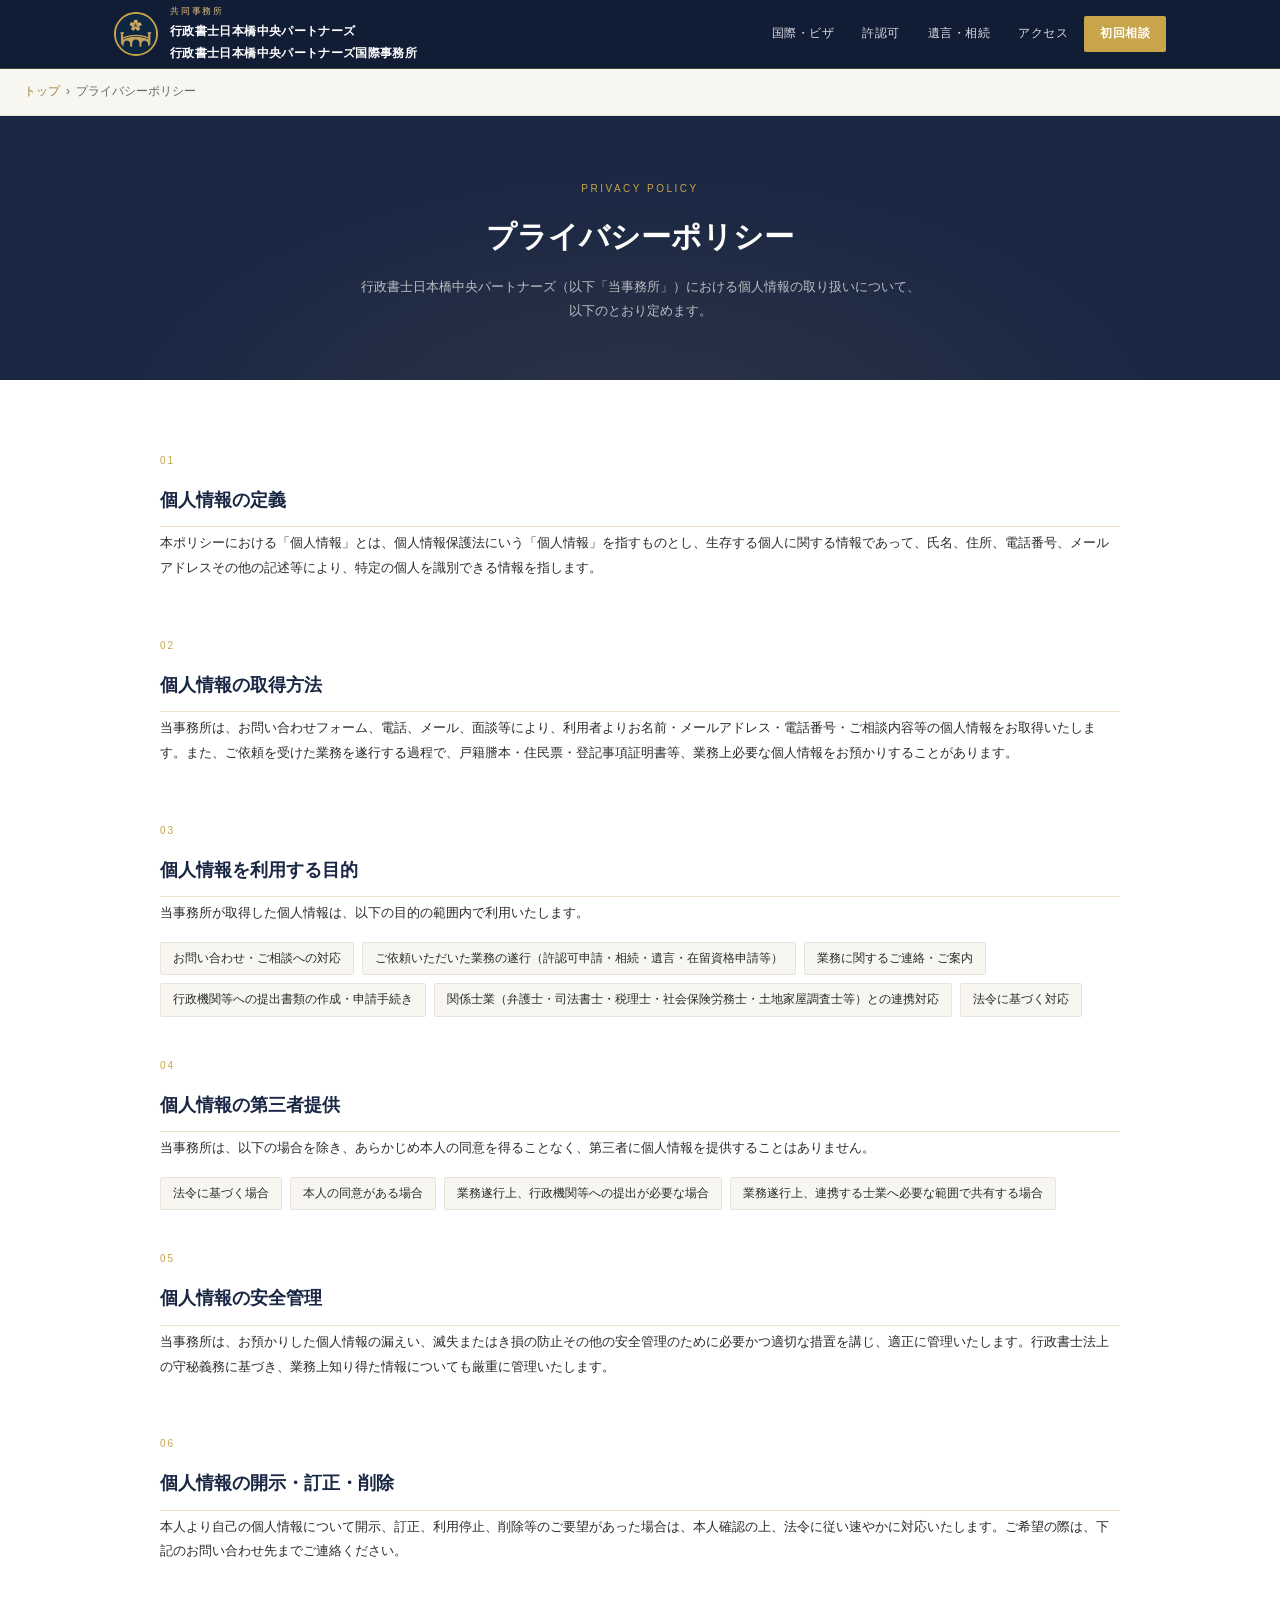
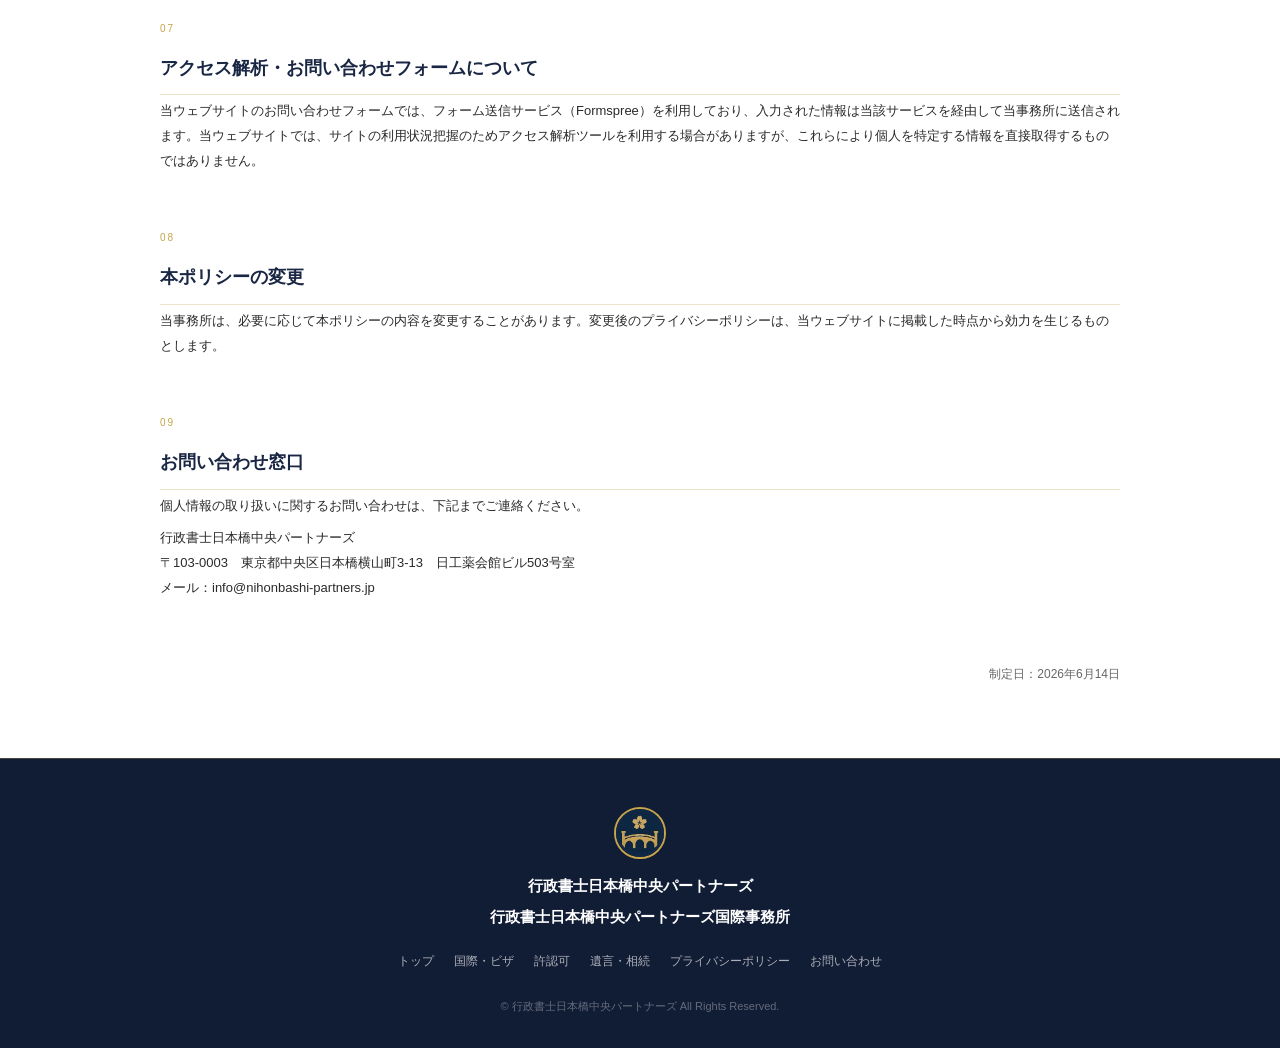
<file: privacy.html>
<!DOCTYPE html>
<html lang="ja">
<head>
<meta charset="UTF-8">
<meta name="viewport" content="width=device-width, initial-scale=1.0">
<title>プライバシーポリシー｜行政書士日本橋中央パートナーズ</title>
<meta name="description" content="行政書士日本橋中央パートナーズのプライバシーポリシー（個人情報保護方針）です。">
<link rel="icon" href="images/logo.jpg" type="image/jpeg">
<link rel="stylesheet" href="style.css">
</head>
<body>

<!-- HEADER -->
<header class="site-header">
  <div class="header-inner">
    <a href="index.html" class="header-brand">
      <img src="images/logo.jpg" alt="ロゴ" class="header-logo">
      <div class="header-text">
        <span class="label">共同事務所</span>
        <span class="line1">行政書士日本橋中央パートナーズ</span>
        <span class="line2">行政書士日本橋中央パートナーズ国際事務所</span>
      </div>
    </a>
    <nav class="site-nav">
      <a href="international.html">国際・ビザ</a>
      <a href="permits.html">許認可</a>
      <a href="inheritance.html">遺言・相続</a>
      <a href="index.html#access">アクセス</a>
      <a href="index.html#contact" class="nav-cta">初回相談</a>
    </nav>
    <button class="nav-toggle" id="navToggle" aria-label="メニュー">
      <span></span><span></span><span></span>
    </button>
  </div>
  <nav class="mobile-nav" id="mobileNav">
    <a href="international.html">国際・ビザ</a>
    <a href="permits.html">許認可</a>
    <a href="inheritance.html">遺言・相続</a>
    <a href="index.html#access">アクセス</a>
    <a href="index.html#contact">初回相談</a>
  </nav>
</header>

<!-- BREADCRUMB -->
<div class="breadcrumb">
  <a href="index.html">トップ</a><span>›</span>プライバシーポリシー
</div>

<!-- PAGE HERO -->
<section class="page-hero">
  <p class="page-hero-label">Privacy Policy</p>
  <h1 class="page-hero-title">プライバシーポリシー</h1>
  <p class="page-hero-sub">行政書士日本橋中央パートナーズ（以下「当事務所」）における個人情報の取り扱いについて、以下のとおり定めます。</p>
</section>

<!-- CONTENT -->
<section class="section">
  <div class="section-inner">
    <div class="service-list">

      <div class="service-block">
        <span class="service-block-en">01</span>
        <h3 class="service-block-title">個人情報の定義</h3>
        <p class="service-block-body">本ポリシーにおける「個人情報」とは、個人情報保護法にいう「個人情報」を指すものとし、生存する個人に関する情報であって、氏名、住所、電話番号、メールアドレスその他の記述等により、特定の個人を識別できる情報を指します。</p>
      </div>

      <div class="service-block">
        <span class="service-block-en">02</span>
        <h3 class="service-block-title">個人情報の取得方法</h3>
        <p class="service-block-body">当事務所は、お問い合わせフォーム、電話、メール、面談等により、利用者よりお名前・メールアドレス・電話番号・ご相談内容等の個人情報をお取得いたします。また、ご依頼を受けた業務を遂行する過程で、戸籍謄本・住民票・登記事項証明書等、業務上必要な個人情報をお預かりすることがあります。</p>
      </div>

      <div class="service-block">
        <span class="service-block-en">03</span>
        <h3 class="service-block-title">個人情報を利用する目的</h3>
        <p class="service-block-body">当事務所が取得した個人情報は、以下の目的の範囲内で利用いたします。</p>
        <div class="service-items">
          <span class="service-tag">お問い合わせ・ご相談への対応</span>
          <span class="service-tag">ご依頼いただいた業務の遂行（許認可申請・相続・遺言・在留資格申請等）</span>
          <span class="service-tag">業務に関するご連絡・ご案内</span>
          <span class="service-tag">行政機関等への提出書類の作成・申請手続き</span>
          <span class="service-tag">関係士業（弁護士・司法書士・税理士・社会保険労務士・土地家屋調査士等）との連携対応</span>
          <span class="service-tag">法令に基づく対応</span>
        </div>
      </div>

      <div class="service-block">
        <span class="service-block-en">04</span>
        <h3 class="service-block-title">個人情報の第三者提供</h3>
        <p class="service-block-body">当事務所は、以下の場合を除き、あらかじめ本人の同意を得ることなく、第三者に個人情報を提供することはありません。</p>
        <div class="service-items">
          <span class="service-tag">法令に基づく場合</span>
          <span class="service-tag">本人の同意がある場合</span>
          <span class="service-tag">業務遂行上、行政機関等への提出が必要な場合</span>
          <span class="service-tag">業務遂行上、連携する士業へ必要な範囲で共有する場合</span>
        </div>
      </div>

      <div class="service-block">
        <span class="service-block-en">05</span>
        <h3 class="service-block-title">個人情報の安全管理</h3>
        <p class="service-block-body">当事務所は、お預かりした個人情報の漏えい、滅失またはき損の防止その他の安全管理のために必要かつ適切な措置を講じ、適正に管理いたします。行政書士法上の守秘義務に基づき、業務上知り得た情報についても厳重に管理いたします。</p>
      </div>

      <div class="service-block">
        <span class="service-block-en">06</span>
        <h3 class="service-block-title">個人情報の開示・訂正・削除</h3>
        <p class="service-block-body">本人より自己の個人情報について開示、訂正、利用停止、削除等のご要望があった場合は、本人確認の上、法令に従い速やかに対応いたします。ご希望の際は、下記のお問い合わせ先までご連絡ください。</p>
      </div>

      <div class="service-block">
        <span class="service-block-en">07</span>
        <h3 class="service-block-title">アクセス解析・お問い合わせフォームについて</h3>
        <p class="service-block-body">当ウェブサイトのお問い合わせフォームでは、フォーム送信サービス（Formspree）を利用しており、入力された情報は当該サービスを経由して当事務所に送信されます。当ウェブサイトでは、サイトの利用状況把握のためアクセス解析ツールを利用する場合がありますが、これらにより個人を特定する情報を直接取得するものではありません。</p>
      </div>

      <div class="service-block">
        <span class="service-block-en">08</span>
        <h3 class="service-block-title">本ポリシーの変更</h3>
        <p class="service-block-body">当事務所は、必要に応じて本ポリシーの内容を変更することがあります。変更後のプライバシーポリシーは、当ウェブサイトに掲載した時点から効力を生じるものとします。</p>
      </div>

      <div class="service-block">
        <span class="service-block-en">09</span>
        <h3 class="service-block-title">お問い合わせ窓口</h3>
        <p class="service-block-body">個人情報の取り扱いに関するお問い合わせは、下記までご連絡ください。</p>
        <p class="service-block-body" style="margin-top:-8px;">
          行政書士日本橋中央パートナーズ<br>
          〒103-0003　東京都中央区日本橋横山町3-13　日工薬会館ビル503号室<br>
          メール：info@nihonbashi-partners.jp
        </p>
      </div>

      <p style="font-size:12px;color:var(--text-light);text-align:right;margin-top:8px;">制定日：2026年6月14日</p>

    </div>
  </div>
</section>

<!-- FOOTER -->
<footer class="site-footer">
  <img src="images/logo.jpg" alt="ロゴ" class="footer-logo">
  <p class="footer-name">行政書士日本橋中央パートナーズ</p>
  <p class="footer-name-sub">行政書士日本橋中央パートナーズ国際事務所</p>
  <nav class="footer-nav">
    <a href="index.html">トップ</a>
    <a href="international.html">国際・ビザ</a>
    <a href="permits.html">許認可</a>
    <a href="inheritance.html">遺言・相続</a>
    <a href="privacy.html">プライバシーポリシー</a>
    <a href="index.html#contact">お問い合わせ</a>
  </nav>
  <p class="footer-copy">&copy; 行政書士日本橋中央パートナーズ All Rights Reserved.</p>
</footer>

<script>
  const toggle = document.getElementById('navToggle');
  const mobileNav = document.getElementById('mobileNav');
  toggle.addEventListener('click', () => { mobileNav.classList.toggle('open'); });
</script>
</body>
</html>
</file>
<file: style.css>
/* ===========================
   行政書士日本橋中央パートナーズ
   共通スタイル
=========================== */

:root {
  --navy:       #1a2744;
  --navy-dark:  #111c35;
  --navy-light: #243258;
  --navy-mid:   #1e2f50;
  --gold:       #c8a44a;
  --gold-light: #e2c27d;
  --gold-dark:  #a0802e;
  --white:      #ffffff;
  --cream:      #f8f6f1;
  --text:       #2a2a2a;
  --text-light: #666666;
  --border:     rgba(200,164,74,0.3);
  --serif: "游明朝", "YuMincho", "Noto Serif JP", "Times New Roman", serif;
  --sans:  "游ゴシック", "YuGothic", "Noto Sans JP", "Helvetica Neue", sans-serif;
}

*, *::before, *::after { box-sizing: border-box; margin: 0; padding: 0; }

html { scroll-behavior: smooth; }

body {
  font-family: var(--sans);
  color: var(--text);
  background: var(--white);
  font-size: 15px;
  line-height: 1.8;
  -webkit-font-smoothing: antialiased;
}

img { max-width: 100%; display: block; }
a { color: inherit; text-decoration: none; }

/* ===== HEADER ===== */
.site-header {
  background: var(--navy-dark);
  border-bottom: 1px solid var(--border);
  position: sticky;
  top: 0;
  z-index: 100;
}
.header-inner {
  max-width: 1100px;
  margin: 0 auto;
  padding: 0 24px;
  height: 68px;
  display: flex;
  align-items: center;
  justify-content: space-between;
  gap: 20px;
}
.header-brand {
  display: flex;
  align-items: center;
  gap: 12px;
  text-decoration: none;
  flex-shrink: 0;
}
.header-logo {
  width: 44px;
  height: 44px;
  border-radius: 50%;
  object-fit: cover;
  border: 2px solid var(--gold);
  flex-shrink: 0;
}
.header-text {
  display: flex;
  flex-direction: column;
  gap: 1px;
}
.header-text .label {
  font-size: 9px;
  letter-spacing: 0.2em;
  color: var(--gold-light);
}
.header-text .line1 {
  font-family: var(--serif);
  font-size: 12px;
  font-weight: 700;
  color: var(--white);
  letter-spacing: 0.03em;
  white-space: nowrap;
}
.header-text .line2 {
  font-family: var(--serif);
  font-size: 12px;
  font-weight: 700;
  color: var(--white);
  letter-spacing: 0.03em;
  white-space: nowrap;
}
.site-nav {
  display: flex;
  align-items: center;
  gap: 4px;
}
.site-nav a {
  color: rgba(255,255,255,0.85);
  font-size: 12px;
  letter-spacing: 0.04em;
  padding: 6px 12px;
  transition: color 0.2s;
  white-space: nowrap;
}
.site-nav a:hover { color: var(--gold-light); }
.site-nav a.nav-cta {
  background: var(--gold);
  color: var(--white);
  font-weight: 700;
  padding: 7px 16px;
  border-radius: 2px;
  transition: background 0.2s;
}
.site-nav a.nav-cta:hover { background: var(--gold-dark); }
.nav-toggle {
  display: none;
  flex-direction: column;
  gap: 5px;
  background: none;
  border: none;
  cursor: pointer;
  padding: 4px;
}
.nav-toggle span {
  display: block;
  width: 24px;
  height: 2px;
  background: var(--white);
  border-radius: 2px;
}
.mobile-nav {
  display: none;
  flex-direction: column;
  background: var(--navy-dark);
  border-top: 1px solid var(--border);
}
.mobile-nav.open { display: flex; }
.mobile-nav a {
  color: rgba(255,255,255,0.85);
  font-size: 14px;
  padding: 14px 24px;
  border-bottom: 1px solid rgba(255,255,255,0.07);
  transition: color 0.2s;
}
.mobile-nav a:hover { color: var(--gold-light); }

/* ===== HERO (top page) ===== */
.hero {
  background: var(--navy);
  text-align: center;
  padding: 80px 24px 72px;
  position: relative;
  overflow: hidden;
}
.hero::before {
  content: '';
  position: absolute;
  inset: 0;
  background: radial-gradient(ellipse at 50% 100%, rgba(200,164,74,0.08) 0%, transparent 70%);
  pointer-events: none;
}
.hero-logo {
  width: 80px;
  height: 80px;
  border-radius: 50%;
  margin: 0 auto 24px;
  object-fit: cover;
  border: 2px solid var(--gold);
}
.hero-catch {
  font-family: var(--serif);
  font-size: clamp(22px, 4vw, 34px);
  color: var(--white);
  font-weight: 700;
  line-height: 1.55;
  margin-bottom: 20px;
  letter-spacing: 0.04em;
}
.hero-sub {
  color: rgba(255,255,255,0.72);
  font-size: 14px;
  line-height: 1.9;
  margin-bottom: 36px;
  max-width: 560px;
  margin-left: auto;
  margin-right: auto;
}
.btn-primary {
  display: inline-block;
  background: var(--gold);
  color: var(--white);
  font-size: 14px;
  font-weight: 700;
  letter-spacing: 0.08em;
  padding: 14px 40px;
  border-radius: 2px;
  transition: background 0.2s, transform 0.1s;
}
.btn-primary:hover { background: var(--gold-dark); transform: translateY(-1px); }

/* ===== SECTIONS ===== */
.section { padding: 72px 24px; }
.section.bg-navy { background: var(--navy); }
.section.bg-navy-mid { background: var(--navy-mid); }
.section.bg-cream { background: var(--cream); }
.section-inner { max-width: 960px; margin: 0 auto; }
.section-label {
  font-size: 10px;
  letter-spacing: 0.25em;
  color: var(--gold);
  text-transform: uppercase;
  margin-bottom: 12px;
}
.section-title {
  font-family: var(--serif);
  font-size: clamp(20px, 3vw, 28px);
  font-weight: 700;
  color: var(--navy);
  margin-bottom: 16px;
  line-height: 1.45;
}
.section.bg-navy .section-title,
.section.bg-navy-mid .section-title { color: var(--white); }
.section.bg-navy,
.section.bg-navy-mid { color: rgba(255,255,255,0.85); }
.section-lead {
  color: var(--text-light);
  font-size: 14px;
  line-height: 1.9;
  max-width: 100%;
  margin-bottom: 48px;
}
.section.bg-navy .section-lead,
.section.bg-navy-mid .section-lead { color: rgba(255,255,255,0.7); }
.gold-rule {
  width: 40px;
  height: 2px;
  background: var(--gold);
  margin-bottom: 32px;
}

/* ===== OFFICE CARDS (top page) ===== */
.offices-grid {
  display: grid;
  grid-template-columns: 1fr 1fr;
  gap: 24px;
}
.office-card {
  background: var(--navy-light);
  border: 1px solid var(--border);
  padding: 36px 32px;
  display: block;
  transition: border-color 0.2s, transform 0.15s;
  position: relative;
}
.office-card::after {
  content: '';
  position: absolute;
  bottom: 0;
  left: 0;
  right: 0;
  height: 2px;
  background: var(--gold);
  transform: scaleX(0);
  transition: transform 0.2s;
}
.office-card:hover { transform: translateY(-2px); border-color: var(--gold); }
.office-card:hover::after { transform: scaleX(1); }
.office-label {
  font-size: 10px;
  letter-spacing: 0.25em;
  color: var(--gold);
  text-transform: uppercase;
  margin-bottom: 16px;
}
.office-name {
  font-family: var(--serif);
  font-size: 22px;
  color: var(--white);
  font-weight: 700;
  margin-bottom: 6px;
  line-height: 1.4;
}
.office-charge {
  font-size: 13px;
  color: var(--gold-light);
  margin-bottom: 18px;
}
.office-desc {
  font-size: 13px;
  color: rgba(255,255,255,0.7);
  line-height: 1.85;
  margin-bottom: 24px;
}
.office-link {
  font-size: 13px;
  color: var(--gold-light);
  font-weight: 700;
  letter-spacing: 0.04em;
}

/* ===== FEATURES ===== */
.features-grid {
  display: grid;
  grid-template-columns: repeat(3, 1fr);
  gap: 20px;
}
.feature-item {
  background: var(--white);
  border: 1px solid #e8e4db;
  padding: 28px 24px;
}
.feature-num {
  font-family: var(--serif);
  font-size: 32px;
  color: var(--gold);
  font-weight: 700;
  margin-bottom: 12px;
  line-height: 1;
}
.feature-title {
  font-weight: 700;
  font-size: 14px;
  margin-bottom: 10px;
  color: var(--navy);
}
.feature-desc { font-size: 13px; color: var(--text-light); line-height: 1.8; }

/* ===== VOICES ===== */
.voices-grid {
  display: grid;
  grid-template-columns: 1fr 1fr;
  gap: 20px;
}
.voice-item {
  background: var(--white);
  border-left: 3px solid var(--gold);
  padding: 24px 24px 24px 28px;
}
.voice-quote {
  font-size: 13px;
  color: var(--text);
  line-height: 1.85;
  margin-bottom: 12px;
}
.voice-meta { font-size: 11px; color: var(--text-light); }

/* ===== CHECKER BANNER ===== */
.checker-banner {
  background: var(--navy-mid);
  border: 1px solid var(--border);
  padding: 36px 40px;
  display: flex;
  align-items: center;
  justify-content: space-between;
  gap: 24px;
  flex-wrap: wrap;
}
.checker-banner-label {
  font-size: 10px;
  letter-spacing: 0.2em;
  color: var(--gold);
  margin-bottom: 8px;
}
.checker-banner-title {
  font-family: var(--serif);
  font-size: 20px;
  color: var(--white);
  font-weight: 700;
  margin-bottom: 8px;
}
.checker-banner-desc { font-size: 13px; color: rgba(255,255,255,0.7); }
.btn-checker {
  display: inline-block;
  background: var(--gold);
  color: var(--white);
  font-size: 13px;
  font-weight: 700;
  padding: 13px 32px;
  border-radius: 2px;
  white-space: nowrap;
  flex-shrink: 0;
  transition: background 0.2s;
}
.btn-checker:hover { background: var(--gold-dark); }

/* ===== FACEBOOK ===== */
.fb-box {
  text-align: center;
}
.fb-box iframe { margin: 0 auto; max-width: 100%; }

/* ===== ACCESS ===== */
.access-grid {
  display: grid;
  grid-template-columns: 1fr 1fr;
  gap: 48px;
  align-items: start;
}
.access-map iframe {
  width: 100%;
  height: 300px;
  border: 0;
}
.access-info { }
.access-address {
  font-size: 14px;
  line-height: 1.9;
  color: var(--text);
  margin-bottom: 24px;
}
.access-dl { }
.access-dl dt {
  font-size: 11px;
  letter-spacing: 0.1em;
  color: var(--gold-dark);
  font-weight: 700;
  margin-top: 16px;
  margin-bottom: 4px;
}
.access-dl dd { font-size: 13px; color: var(--text); line-height: 1.8; }

/* ===== CONTACT ===== */
.contact-form {
  background: var(--cream);
  padding: 40px;
  max-width: 620px;
  margin: 0 auto;
}
.form-row { margin-bottom: 20px; }
.form-row label {
  display: block;
  font-size: 12px;
  font-weight: 700;
  color: var(--navy);
  margin-bottom: 6px;
  letter-spacing: 0.05em;
}
.form-row input,
.form-row select,
.form-row textarea {
  width: 100%;
  background: var(--white);
  border: 1px solid #d8d3c8;
  border-radius: 2px;
  padding: 10px 14px;
  font-size: 14px;
  font-family: var(--sans);
  color: var(--text);
  transition: border-color 0.2s;
  outline: none;
}
.form-row input:focus,
.form-row select:focus,
.form-row textarea:focus { border-color: var(--gold); }
.form-row textarea { min-height: 120px; resize: vertical; }
.req {
  display: inline-block;
  background: var(--gold);
  color: var(--white);
  font-size: 10px;
  padding: 1px 6px;
  border-radius: 2px;
  margin-left: 6px;
  vertical-align: middle;
}
.form-submit {
  width: 100%;
  background: var(--navy);
  color: var(--white);
  font-size: 14px;
  font-weight: 700;
  letter-spacing: 0.08em;
  padding: 14px;
  border: none;
  border-radius: 2px;
  cursor: pointer;
  transition: background 0.2s;
}
.form-submit:hover { background: var(--navy-light); }
.form-note {
  font-size: 11px;
  color: var(--text-light);
  margin-top: 12px;
  text-align: center;
}

/* ===== FOOTER ===== */
.site-footer {
  background: var(--navy-dark);
  border-top: 1px solid var(--border);
  padding: 48px 24px 32px;
  text-align: center;
}
.footer-logo {
  width: 52px;
  height: 52px;
  border-radius: 50%;
  object-fit: cover;
  border: 2px solid var(--gold);
  margin: 0 auto 14px;
}
.footer-name {
  font-family: var(--serif);
  font-size: 15px;
  color: var(--white);
  font-weight: 700;
  margin-bottom: 4px;
}
.footer-name-sub {
  font-family: var(--serif);
  font-size: 15px;
  color: var(--white);
  font-weight: 700;
  margin-bottom: 20px;
}
.footer-nav {
  display: flex;
  justify-content: center;
  flex-wrap: wrap;
  gap: 20px;
  margin-bottom: 24px;
}
.footer-nav a {
  font-size: 12px;
  color: rgba(255,255,255,0.65);
  transition: color 0.2s;
}
.footer-nav a:hover { color: var(--gold-light); }
.footer-copy {
  font-size: 11px;
  color: rgba(255,255,255,0.35);
}

/* ===== BREADCRUMB ===== */
.breadcrumb {
  background: var(--cream);
  padding: 12px 24px;
  font-size: 12px;
  color: var(--text-light);
  max-width: 100%;
  border-bottom: 1px solid #e8e4db;
}
.breadcrumb a { color: var(--gold-dark); }
.breadcrumb span { margin: 0 6px; }

/* ===== PAGE HERO ===== */
.page-hero {
  background: var(--navy);
  padding: 64px 24px 56px;
  text-align: center;
  position: relative;
  overflow: hidden;
}
.page-hero::before {
  content: '';
  position: absolute;
  inset: 0;
  background: radial-gradient(ellipse at 50% 120%, rgba(200,164,74,0.1) 0%, transparent 60%);
  pointer-events: none;
}
.page-hero-label {
  font-size: 10px;
  letter-spacing: 0.25em;
  color: var(--gold);
  text-transform: uppercase;
  margin-bottom: 16px;
}
.page-hero-title {
  font-family: var(--serif);
  font-size: clamp(20px, 3.5vw, 30px);
  color: var(--white);
  font-weight: 700;
  line-height: 1.5;
  margin-bottom: 16px;
}
.page-hero-sub {
  font-size: 13px;
  color: rgba(255,255,255,0.7);
  line-height: 1.9;
  max-width: 560px;
  margin: 0 auto;
}

/* ===== PROFILE ===== */
.profile-box {
  background: var(--white);
  border: 1px solid #e8e4db;
  padding: 40px;
  max-width: 100%;
}
.profile-photo {
  width: 120px;
  height: 120px;
  border-radius: 50%;
  object-fit: cover;
  border: 3px solid var(--gold);
  margin-bottom: 16px;
}
.profile-role {
  font-size: 11px;
  letter-spacing: 0.15em;
  color: var(--gold-dark);
  font-weight: 700;
  margin-bottom: 8px;
  text-transform: uppercase;
}
.profile-name {
  font-family: var(--serif);
  font-size: 28px;
  font-weight: 700;
  color: var(--navy);
  margin-bottom: 4px;
}
.profile-ruby {
  font-size: 12px;
  color: var(--text-light);
  margin-bottom: 12px;
  letter-spacing: 0.08em;
}
.profile-num {
  font-size: 12px;
  color: var(--text-light);
  margin-bottom: 16px;
}
.profile-badge {
  display: inline-block;
  border: 1px solid var(--gold);
  color: var(--gold-dark);
  font-size: 11px;
  padding: 3px 10px;
  border-radius: 2px;
  margin: 0 4px 8px 0;
  letter-spacing: 0.03em;
}
.profile-text {
  font-size: 13px;
  color: var(--text);
  line-height: 1.95;
  margin-top: 20px;
  white-space: pre-wrap;
  border-top: 1px solid #e8e4db;
  padding-top: 20px;
}
.profile-message {
  font-size: 13px;
  color: var(--text-light);
  line-height: 1.9;
  margin-top: 20px;
  padding: 20px;
  background: var(--cream);
  border-left: 3px solid var(--gold);
  font-style: italic;
}

/* ===== SERVICE LIST ===== */
.service-list { display: flex; flex-direction: column; gap: 40px; }
.service-block { }
.service-block-title {
  font-family: var(--serif);
  font-size: 18px;
  font-weight: 700;
  color: var(--navy);
  margin-bottom: 4px;
  padding-bottom: 10px;
  border-bottom: 1px solid var(--border);
}
.service-block-en {
  font-size: 10px;
  letter-spacing: 0.2em;
  color: var(--gold);
  margin-bottom: 14px;
  display: block;
}
.service-block-body {
  font-size: 13px;
  color: var(--text);
  line-height: 1.9;
  margin-bottom: 16px;
}
.service-items {
  display: flex;
  flex-wrap: wrap;
  gap: 8px;
}
.service-tag {
  background: var(--cream);
  border: 1px solid #e8e4db;
  font-size: 12px;
  color: var(--text);
  padding: 5px 12px;
  border-radius: 2px;
}

/* ===== SERVICE DETAIL (tabs) ===== */
.tab-nav {
  display: flex;
  flex-wrap: wrap;
  gap: 4px;
  margin-bottom: 32px;
  border-bottom: 2px solid var(--border);
  padding-bottom: 0;
}
.tab-btn {
  background: none;
  border: none;
  border-bottom: 2px solid transparent;
  margin-bottom: -2px;
  padding: 10px 16px;
  font-size: 13px;
  color: var(--text-light);
  cursor: pointer;
  font-family: var(--sans);
  transition: color 0.2s;
  white-space: nowrap;
}
.tab-btn:hover { color: var(--navy); }
.tab-btn.active {
  color: var(--gold-dark);
  border-bottom-color: var(--gold);
  font-weight: 700;
}
.tab-panel { display: none; }
.tab-panel.active { display: block; }

/* ===== FEE BOX ===== */
.fee-box {
  background: var(--cream);
  border: 1px solid #e8e4db;
  padding: 36px 40px;
}
.fee-table {
  width: 100%;
  border-collapse: collapse;
  font-size: 13px;
}
.fee-table th {
  background: var(--navy);
  color: var(--white);
  padding: 10px 14px;
  text-align: left;
  font-size: 11px;
  letter-spacing: 0.05em;
  font-weight: 700;
}
.fee-table td {
  padding: 10px 14px;
  border-bottom: 1px solid #e8e4db;
  color: var(--text);
  line-height: 1.7;
}
.fee-table tr:nth-child(even) td { background: #f0ede6; }
.fee-note {
  font-size: 11px;
  color: var(--text-light);
  margin-top: 12px;
  line-height: 1.8;
}

.fb-btn {
  display: inline-flex;
  align-items: center;
  gap: 10px;
  background: #1877f2;
  color: var(--white);
  font-size: 14px;
  font-weight: 700;
  padding: 13px 28px;
  border-radius: 4px;
  transition: background 0.2s;
}
.fb-btn:hover { background: #1464d8; }
.checker-wrap {
  max-width: 640px;
  margin: 0 auto;
}
.checker-step {
  background: var(--white);
  border: 1px solid #e8e4db;
  padding: 36px 40px;
}
.checker-q {
  font-family: var(--serif);
  font-size: 17px;
  font-weight: 700;
  color: var(--navy);
  margin-bottom: 24px;
  line-height: 1.6;
}
.checker-qnum {
  font-size: 11px;
  letter-spacing: 0.15em;
  color: var(--gold);
  display: block;
  margin-bottom: 10px;
}
.checker-btns {
  display: flex;
  gap: 12px;
}
.checker-btn {
  flex: 1;
  padding: 13px;
  border: 2px solid var(--navy);
  background: none;
  font-size: 14px;
  font-weight: 700;
  cursor: pointer;
  font-family: var(--sans);
  color: var(--navy);
  transition: all 0.2s;
  border-radius: 2px;
}
.checker-btn:hover,
.checker-btn.yes { background: var(--navy); color: var(--white); }
.checker-btn.no { background: var(--cream); border-color: #ccc; color: var(--text); }
.checker-result {
  padding: 32px;
  text-align: center;
}
.result-ok { color: #1a7a4a; }
.result-ng { color: #b83232; }
.result-title {
  font-family: var(--serif);
  font-size: 22px;
  font-weight: 700;
  margin-bottom: 16px;
}
.result-text { font-size: 14px; line-height: 1.85; color: var(--text); }
.progress-bar {
  height: 3px;
  background: #e8e4db;
  border-radius: 2px;
  margin-bottom: 28px;
  overflow: hidden;
}
.progress-fill {
  height: 100%;
  background: var(--gold);
  transition: width 0.3s;
}

/* ===== RESPONSIVE ===== */
@media (max-width: 768px) {
  .site-nav { display: none; }
  .nav-toggle { display: flex; }

  .header-text .line1 { font-size: 11px; }
  .header-text .line2 { font-size: 9px; }

  .hero { padding: 56px 20px 48px; }

  .offices-grid { grid-template-columns: 1fr; }
  .features-grid { grid-template-columns: 1fr; }
  .voices-grid { grid-template-columns: 1fr; }
  .access-grid { grid-template-columns: 1fr; gap: 32px; }

  .office-card { padding: 28px 24px; }
  .profile-box { padding: 28px 20px; }
  .contact-form { padding: 28px 20px; }
  .fee-box { padding: 28px 20px; }
  .checker-step { padding: 28px 20px; }

  .page-hero { padding: 48px 20px 40px; }
  .tab-btn { font-size: 12px; padding: 8px 12px; }

  .checker-banner { padding: 28px 24px; }

  .service-detail-grid { grid-template-columns: 1fr; }
}
</file>
